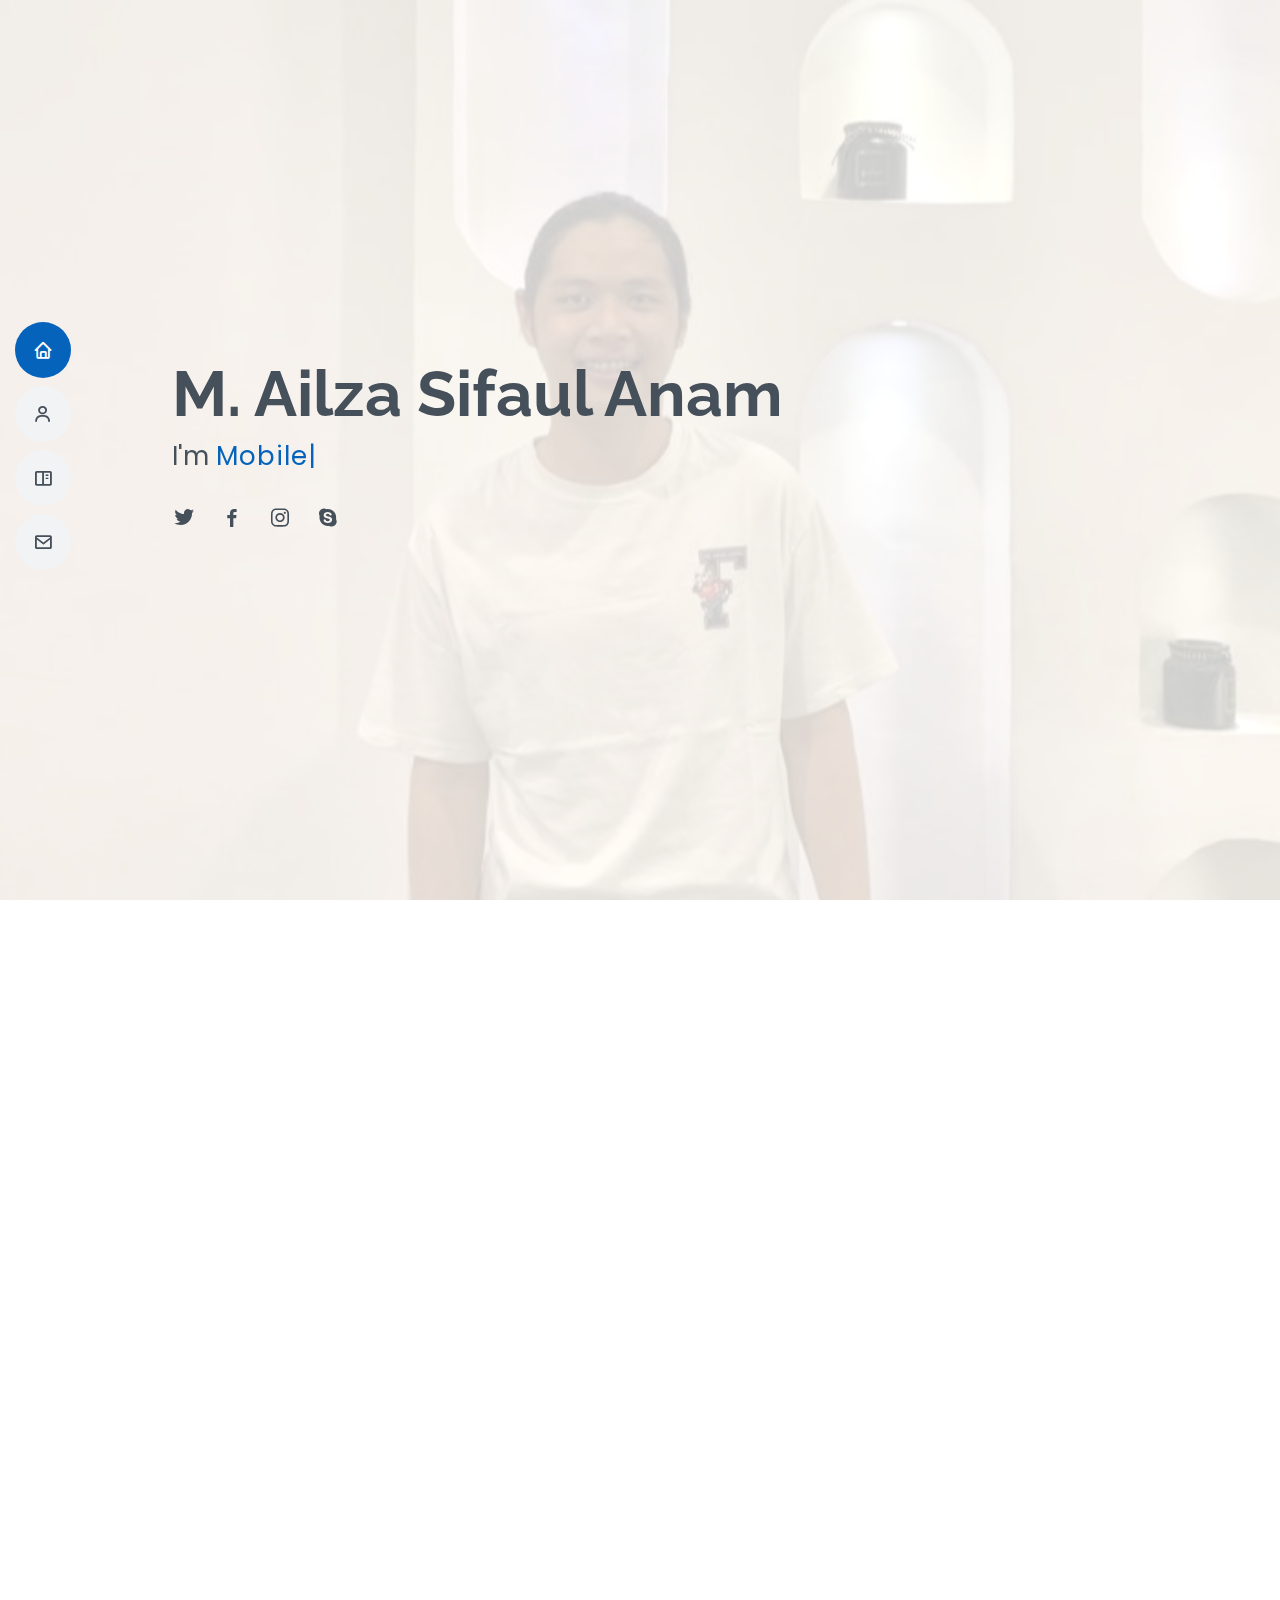
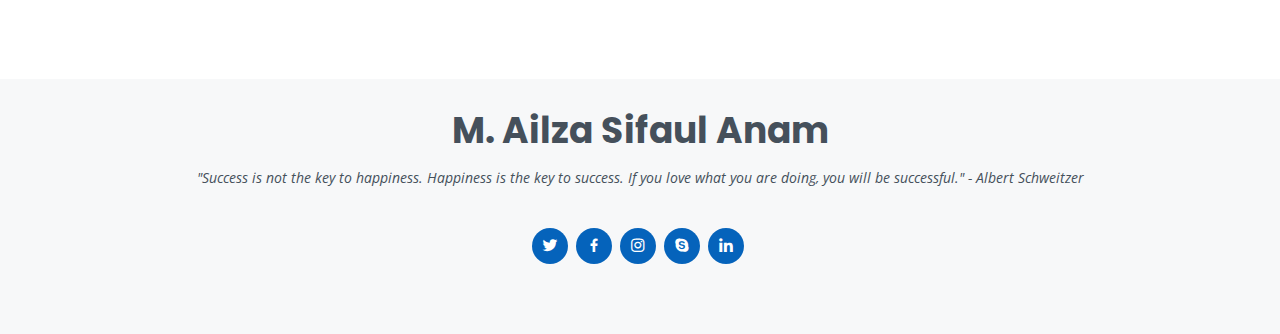
<file: index.html>
<!DOCTYPE html>
<html lang="en">

<head>
  <meta charset="utf-8">
  <meta content="width=device-width, initial-scale=1.0" name="viewport">

  <title>Portofolio Ailza</title>
  <meta content="" name="description">
  <meta content="" name="keywords">

  <!-- Favicons -->
  <link href="assets/img/favicon.png" rel="icon">
  <link href="assets/img/apple-touch-icon.png" rel="apple-touch-icon">

  <!-- Google Fonts -->
  <link href="https://fonts.googleapis.com/css?family=Open+Sans:300,300i,400,400i,600,600i,700,700i|Raleway:300,300i,400,400i,500,500i,600,600i,700,700i|Poppins:300,300i,400,400i,500,500i,600,600i,700,700i" rel="stylesheet">

  <!-- Vendor CSS Files -->
  <link href="assets/vendor/aos/aos.css" rel="stylesheet">
  <link href="assets/vendor/bootstrap/css/bootstrap.min.css" rel="stylesheet">
  <link href="assets/vendor/bootstrap-icons/bootstrap-icons.css" rel="stylesheet">
  <link href="assets/vendor/boxicons/css/boxicons.min.css" rel="stylesheet">
  <link href="assets/vendor/glightbox/css/glightbox.min.css" rel="stylesheet">
  <link href="assets/vendor/swiper/swiper-bundle.min.css" rel="stylesheet">

  <!-- Template Main CSS File -->
  <link href="assets/css/style.css" rel="stylesheet">

  <!-- =======================================================
  * Template Name: MyResume
  * Updated: Nov 17 2023 with Bootstrap v5.3.2
  * Template URL: https://bootstrapmade.com/free-html-bootstrap-template-my-resume/
  * Author: BootstrapMade.com
  * License: https://bootstrapmade.com/license/
  ======================================================== -->
</head>

<body>

  <!-- ======= Mobile nav toggle button ======= -->
  <!-- <button type="button" class="mobile-nav-toggle d-xl-none"><i class="bi bi-list mobile-nav-toggle"></i></button> -->
  <i class="bi bi-list mobile-nav-toggle d-lg-none"></i>
  <!-- ======= Header ======= -->
  <header id="header" class="d-flex flex-column justify-content-center">

    <nav id="navbar" class="navbar nav-menu">
      <ul>
        <li><a href="#hero" class="nav-link scrollto active"><i class="bx bx-home"></i> <span>Home</span></a></li>
        <li><a href="#about" class="nav-link scrollto"><i class="bx bx-user"></i> <span>About</span></a></li>
        <li><a href="#portfolio" class="nav-link scrollto"><i class="bx bx-book-content"></i> <span>Portfolio</span></a></li>
        <li><a href="#contact" class="nav-link scrollto"><i class="bx bx-envelope"></i> <span>Contact</span></a></li>
      </ul>
    </nav><!-- .nav-menu -->

  </header><!-- End Header -->

  <!-- ======= Hero Section ======= -->
  <section id="hero" class="d-flex flex-column justify-content-center">
    <div class="container" data-aos="zoom-in" data-aos-delay="100">
      <h1>M. Ailza Sifaul Anam</h1>
      <p>I'm <span class="typed" data-typed-items="Mobile Developer, Web Developer"></span></p>
      <div class="social-links">
        <a href="#" class="twitter"><i class="bx bxl-twitter"></i></a>
        <a href="#" class="facebook"><i class="bx bxl-facebook"></i></a>
        <a href="#" class="instagram"><i class="bx bxl-instagram"></i></a>
        <a href="#" class="google-plus"><i class="bx bxl-skype"></i></a>
        <a href="#" class="linkedin"><i class="https://www.linkedin.com/in/ailzasifaul/"></i></a>
      </div>
    </div>
  </section><!-- End Hero -->

  <main id="main">

    <!-- ======= About Section ======= -->
    <section id="about" class="about">
      <div class="container" data-aos="fade-up">

        <div class="section-title">
          <h2>About</h2>
          <p>I am a fifth-semester Information Systems student at the University of National Development Veteran East Java, deeply passionate about IT. Actively engaged in the Bangkit Academy 2023 Batch 2 Independent Study Program, specializing in Mobile Development in collaboration with Google, Tokopedia, Gojek, & Traveloka.

          </p>
        </div>

        <div class="row">
          <div class="col-lg-4">
            <img src="assets/img/foto formal bg putih.png" class="img-fluid" alt="">
          </div>
          <div class="col-lg-8 pt-4 pt-lg-0 content">
            <h3>Mobile Developer &amp; Web Developer.</h3>
            <p class="fst-italic">
              My academic journey has equipped me with robust technical skills. Proficient in Java for developing user-friendly desktop and web applications. Well-versed in MySQL for managing relational databases and adept at designing and implementing software architecture. My current focus is on mobile development, particularly with Kotlin.
            </p>
            <div class="row">
              <div class="col-lg-6">
                <ul>
                  <li><i class="bi bi-chevron-right"></i> <strong>Birthday:</strong> <span>2 Maret 2003</span></li>
                  <li><i class="bi bi-chevron-right"></i> <strong>Website:</strong> <span>www.example.com</span></li>
                  <li><i class="bi bi-chevron-right"></i> <strong>Phone:</strong> <span>+6285784760529</span></li>
                  <li><i class="bi bi-chevron-right"></i> <strong>City:</strong> <span>Kediri, Jawa Timur</span></li>
                </ul>
              </div>
              <div class="col-lg-6">
                <ul>
                  <li><i class="bi bi-chevron-right"></i> <strong>Age:</strong> <span>20</span></li>
                  <li><i class="bi bi-chevron-right"></i> <strong>Email:</strong> <span>sifaul85@gmail.com</span></li>
                </ul>
              </div>
            </div>
          </div>
        </div>

      </div>
    </section><!-- End About Section -->

    <!-- ======= Skills Section ======= -->
    <section id="skills" class="skills section-bg">
      <div class="container" data-aos="fade-up">

        <div class="section-title">
          <h2>Skills</h2>
          <p>I am skilled in HTML, PHP, SQL, Java, and Kotlin. Proficient in HTML for creating responsive web layouts, I excel in PHP for server-side programming, web form management, and data processing. My SQL expertise lies in designing and optimizing databases. In Java and Kotlin, I contribute to developing robust applications.</p>
        </div>

        <div class="row skills-content">

          <div class="col-lg-6">

            <div class="progress">
              <span class="skill">HTML <i class="val">80%</i></span>
              <div class="progress-bar-wrap">
                <div class="progress-bar" role="progressbar" aria-valuenow="80" aria-valuemin="0" aria-valuemax="100"></div>
              </div>
            </div>

            <div class="progress">
              <span class="skill">PHP <i class="val">60%</i></span>
              <div class="progress-bar-wrap">
                <div class="progress-bar" role="progressbar" aria-valuenow="60" aria-valuemin="0" aria-valuemax="100"></div>
              </div>
            </div>

            <div class="progress">
              <span class="skill">SQL <i class="val">70%</i></span>
              <div class="progress-bar-wrap">
                <div class="progress-bar" role="progressbar" aria-valuenow="70" aria-valuemin="0" aria-valuemax="100"></div>
              </div>
            </div>

          </div>

          <div class="col-lg-6">

            <div class="progress">
              <span class="skill">Java <i class="val">65%</i></span>
              <div class="progress-bar-wrap">
                <div class="progress-bar" role="progressbar" aria-valuenow="65" aria-valuemin="0" aria-valuemax="100"></div>
              </div>
            </div>

            <div class="progress">
              <span class="skill">Kotlin <i class="val">80%</i></span>
              <div class="progress-bar-wrap">
                <div class="progress-bar" role="progressbar" aria-valuenow="80" aria-valuemin="0" aria-valuemax="100"></div>
              </div>
            </div>

          </div>

        </div>

      </div>
    </section><!-- End Skills Section -->

    <!-- ======= Portfolio Section ======= -->
    <section id="portfolio" class="portfolio section-bg">
      <div class="container" data-aos="fade-up">

        <div class="section-title">
          <h2>Portfolio</h2>
          <p>This portfolio serves as a testament to my journey, showcasing the depth and diversity of my skills and experiences. Welcome to a curated collection that reflects my professional endeavors, achievements, and ongoing commitment to excellence. Explore the narrative of my career and the projects that define my passion for impactful work.</p>
        </div>

        <div class="row">
          <div class="col-lg-12 d-flex justify-content-center" data-aos="fade-up" data-aos-delay="100">
            <ul id="portfolio-flters">
              <li data-filter="*" class="filter-active">All</li>
              <li data-filter=".filter-app">App</li>
              <li data-filter=".filter-card">UI</li>
              <li data-filter=".filter-web">Web</li>
            </ul>
          </div>
        </div>

        <div class="row portfolio-container" data-aos="fade-up" data-aos-delay="200">

          <div class="col-lg-4 col-md-6 portfolio-item filter-app">
            <div class="portfolio-wrap">
              <img src="assets/img/portfolio/jetpack compose .png" class="img-fluid" alt="">
              <div class="portfolio-info">
                <h4>App 1</h4>
                <p>App</p>
                <div class="portfolio-links">
                  <a href="assets/img/portfolio/jetpack compose 2.png" data-gallery="portfolioGallery" class="portfolio-lightbox" title="App 1"><i class="bx bx-plus"></i></a>
                  <a href="portfolio-details app 1.html" class="portfolio-details-lightbox" data-glightbox="type: external" title="Portfolio Details"><i class="bx bx-link"></i></a>
                </div>
              </div>
            </div>
          </div>

          <div class="col-lg-4 col-md-6 portfolio-item filter-web">
            <div class="portfolio-wrap">
              <img src="assets/img/portfolio/nasi bakar medureh 2.png" class="img-fluid" alt="">
              <div class="portfolio-info">
                <h4>Web 1</h4>
                <p>Web</p>
                <div class="portfolio-links">
                  <a href="assets/img/portfolio/nasi bakar medureh.png" data-gallery="portfolioGallery" class="portfolio-lightbox" title="Web 3"><i class="bx bx-plus"></i></a>
                  <a href="portfolio-details web .html" class="portfolio-details-lightbox" data-glightbox="type: external" title="Portfolio Details"><i class="bx bx-link"></i></a>
                </div>
              </div>
            </div>
          </div>

          <div class="col-lg-4 col-md-6 portfolio-item filter-app">
            <div class="portfolio-wrap">
              <img src="assets/img/portfolio/story app.png" class="img-fluid" alt="">
              <div class="portfolio-info">
                <h4>App 2</h4>
                <p>App</p>
                <div class="portfolio-links">
                  <a href="assets/img/portfolio/story app 2.png" data-gallery="portfolioGallery" class="portfolio-lightbox" title="App 2"><i class="bx bx-plus"></i></a>
                  <a href="portfolio-details app 2.html" class="portfolio-details-lightbox" data-glightbox="type: external" title="Portfolio Details"><i class="bx bx-link"></i></a>
                </div>
              </div>
            </div>
          </div>

          <div class="col-lg-4 col-md-6 portfolio-item filter-card">
            <div class="portfolio-wrap">
              <img src="assets/img/portfolio/ui .png" class="img-fluid" alt="">
              <div class="portfolio-info">
                <h4>UI 1</h4>
                <p>UI</p>
                <div class="portfolio-links">
                  <a href="assets/img/portfolio/ui 2.png" data-gallery="portfolioGallery" class="portfolio-lightbox" title="Card 1"><i class="bx bx-plus"></i></a>
                  <a href="portfolio-details ui.html" class="portfolio-details-lightbox" data-glightbox="type: external" title="Portfolio Details"><i class="bx bx-link"></i></a>
                </div>
              </div>
            </div>
          </div>

        </div>

      </div>
    </section><!-- End Portfolio Section -->

    <!-- ======= Contact Section ======= -->
    <section id="contact" class="contact">
      <div class="container" data-aos="fade-up">

        <div class="section-title">
          <h2>Contact</h2>
        </div>

        <div class="row mt-1">

          <div class="col-lg-4">
            <div class="info">
              <div class="address">
                <i class="bi bi-geo-alt"></i>
                <h4>Location:</h4>
                <p>Kediri, Jawa Timur</p>
              </div>

              <div class="email">
                <i class="bi bi-envelope"></i>
                <h4>Email:</h4>
                <p>sifaul85@gmail.com</p>
              </div>

              <div class="phone">
                <i class="bi bi-phone"></i>
                <h4>Call:</h4>
                <p>+6285784760529</p>
              </div>

            </div>

          </div>

          <div class="col-lg-8 mt-5 mt-lg-0">

          </div>

        </div>

      </div>
    </section><!-- End Contact Section -->

  </main><!-- End #main -->

  <!-- ======= Footer ======= -->
  <footer id="footer">
    <div class="container">
      <h3>M. Ailza Sifaul Anam</h3>
      <p>"Success is not the key to happiness. Happiness is the key to success. If you love what you are doing, you will be successful." - Albert Schweitzer</p>
      <div class="social-links">
        <a href="#" class="twitter"><i class="bx bxl-twitter"></i></a>
        <a href="#" class="facebook"><i class="bx bxl-facebook"></i></a>
        <a href="#" class="instagram"><i class="bx bxl-instagram"></i></a>
        <a href="#" class="google-plus"><i class="bx bxl-skype"></i></a>
        <a href="#" class="linkedin"><i class="bx bxl-linkedin"></i></a>
    </div>
  </footer><!-- End Footer -->

  <div id="preloader"></div>
  <a href="#" class="back-to-top d-flex align-items-center justify-content-center"><i class="bi bi-arrow-up-short"></i></a>

  <!-- Vendor JS Files -->
  <script src="assets/vendor/purecounter/purecounter_vanilla.js"></script>
  <script src="assets/vendor/aos/aos.js"></script>
  <script src="assets/vendor/bootstrap/js/bootstrap.bundle.min.js"></script>
  <script src="assets/vendor/glightbox/js/glightbox.min.js"></script>
  <script src="assets/vendor/isotope-layout/isotope.pkgd.min.js"></script>
  <script src="assets/vendor/swiper/swiper-bundle.min.js"></script>
  <script src="assets/vendor/typed.js/typed.umd.js"></script>
  <script src="assets/vendor/waypoints/noframework.waypoints.js"></script>
  <script src="assets/vendor/php-email-form/validate.js"></script>

  <!-- Template Main JS File -->
  <script src="assets/js/main.js"></script>

</body>

</html>
</file>
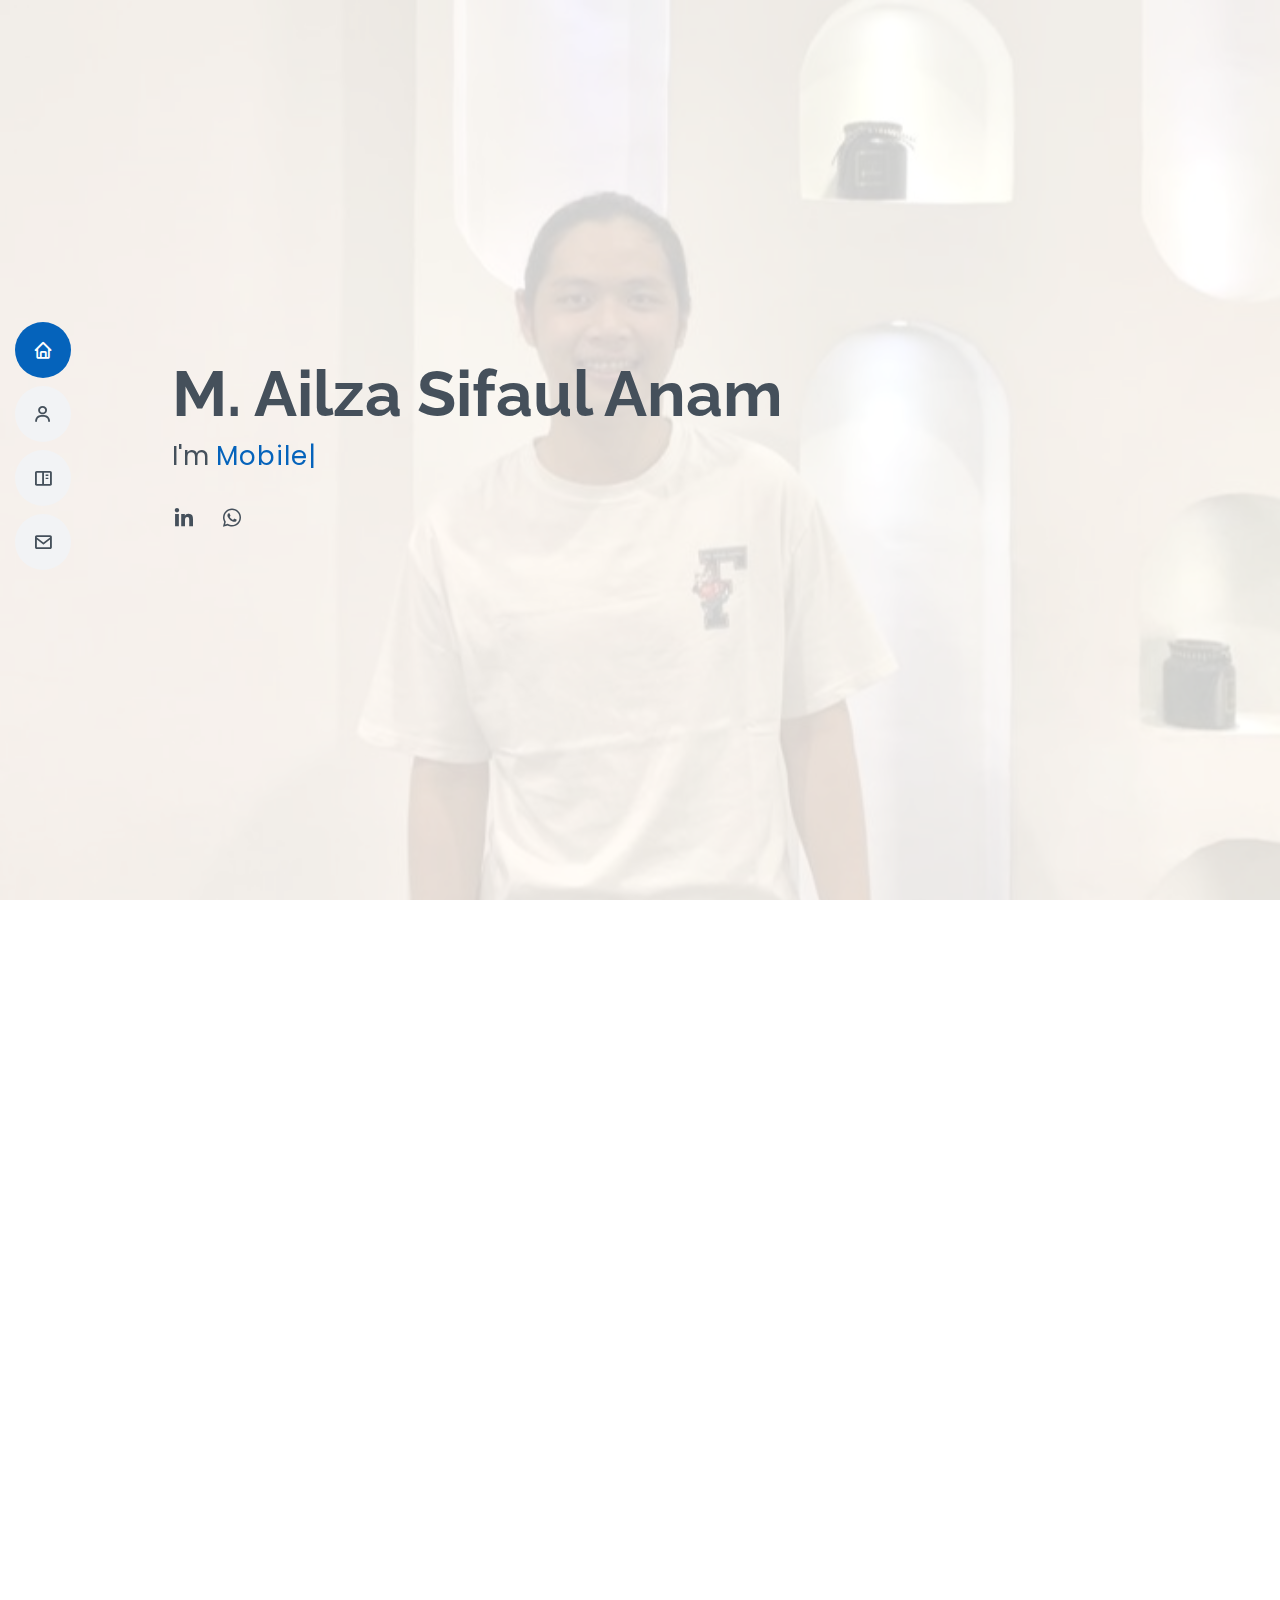
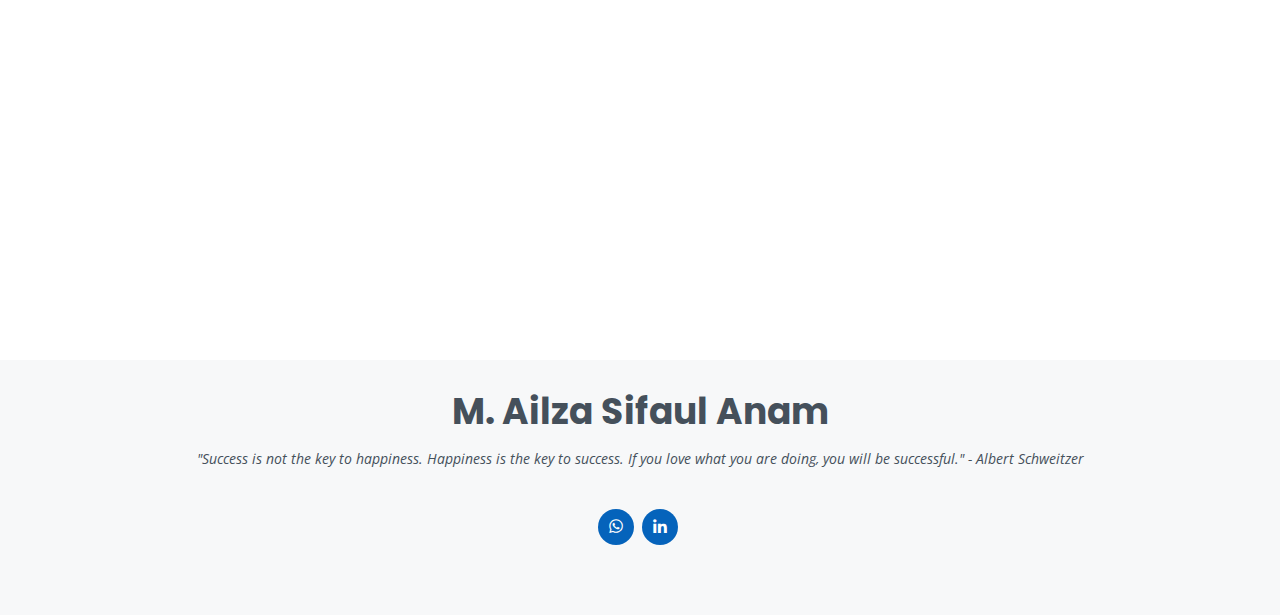
<file: MyResume/index.html>
<!DOCTYPE html>
<html lang="en">

<head>
  <meta charset="utf-8">
  <meta content="width=device-width, initial-scale=1.0" name="viewport">

  <title>Portofolio Ailza</title>
  <meta content="" name="description">
  <meta content="" name="keywords">

  <!-- Favicons -->
  <link href="assets/img/favicon.png" rel="icon">
  <link href="assets/img/apple-touch-icon.png" rel="apple-touch-icon">

  <!-- Google Fonts -->
  <link href="https://fonts.googleapis.com/css?family=Open+Sans:300,300i,400,400i,600,600i,700,700i|Raleway:300,300i,400,400i,500,500i,600,600i,700,700i|Poppins:300,300i,400,400i,500,500i,600,600i,700,700i" rel="stylesheet">

  <!-- Vendor CSS Files -->
  <link href="assets/vendor/aos/aos.css" rel="stylesheet">
  <link href="assets/vendor/bootstrap/css/bootstrap.min.css" rel="stylesheet">
  <link href="assets/vendor/bootstrap-icons/bootstrap-icons.css" rel="stylesheet">
  <link href="assets/vendor/boxicons/css/boxicons.min.css" rel="stylesheet">
  <link href="assets/vendor/glightbox/css/glightbox.min.css" rel="stylesheet">
  <link href="assets/vendor/swiper/swiper-bundle.min.css" rel="stylesheet">

  <!-- Template Main CSS File -->
  <link href="assets/css/style.css" rel="stylesheet">

  <!-- =======================================================
  * Template Name: MyResume
  * Updated: Nov 17 2023 with Bootstrap v5.3.2
  * Template URL: https://bootstrapmade.com/free-html-bootstrap-template-my-resume/
  * Author: BootstrapMade.com
  * License: https://bootstrapmade.com/license/
  ======================================================== -->
</head>

<body>

  <!-- ======= Mobile nav toggle button ======= -->
  <!-- <button type="button" class="mobile-nav-toggle d-xl-none"><i class="bi bi-list mobile-nav-toggle"></i></button> -->
  <i class="bi bi-list mobile-nav-toggle d-lg-none"></i>
  <!-- ======= Header ======= -->
  <header id="header" class="d-flex flex-column justify-content-center">

    <nav id="navbar" class="navbar nav-menu">
      <ul>
        <li><a href="#hero" class="nav-link scrollto active"><i class="bx bx-home"></i> <span>Home</span></a></li>
        <li><a href="#about" class="nav-link scrollto"><i class="bx bx-user"></i> <span>About</span></a></li>
        <li><a href="#portfolio" class="nav-link scrollto"><i class="bx bx-book-content"></i> <span>Portfolio</span></a></li>
        <li><a href="#contact" class="nav-link scrollto"><i class="bx bx-envelope"></i> <span>Contact</span></a></li>
      </ul>
    </nav><!-- .nav-menu -->

  </header><!-- End Header -->

  <!-- ======= Hero Section ======= -->
  <section id="hero" class="d-flex flex-column justify-content-center">
    <div class="container" data-aos="zoom-in" data-aos-delay="100">
      <h1>M. Ailza Sifaul Anam</h1>
      <p>I'm <span class="typed" data-typed-items="Mobile Developer, Web Developer"></span></p>
      <div class="social-links">
        <a href="https://www.linkedin.com/in/ailzasifaul" class="linkedin"><i class="bx bxl-linkedin"></i></a>
        <a href="https://wa.me/6285784760529" class="whatsapp"><i class="bx bxl-whatsapp"></i></a>
      </div>
    </div>
  </section><!-- End Hero -->

  <main id="main">

    <!-- ======= About Section ======= -->
    <section id="about" class="about">
      <div class="container" data-aos="fade-up">

        <div class="section-title">
          <h2>About</h2>
          <p>Bachelor of Information Systems from Universitas Pembangunan Nasional Veteran Jawa Timur with a strong interest in Web Development and Mobile Development. Passionate about leveraging technology to build impactful and user-centric digital solutions. I have a strong enthusiasm for continuous learning and exploring emerging trends in the field of information technology. Eager to embrace new challenges and contribute meaningfully to team and organizational growth in dynamic, fast-paced environments.

          </p>
        </div>

        <div class="row">
          <div class="col-lg-4">
            <img src="assets/img/foto formal bg putih.png" class="img-fluid" alt="">
          </div>
          <div class="col-lg-8 pt-4 pt-lg-0 content">
            <h3>Mobile Developer &amp; Web Developer.</h3>
            <p class="fst-italic">
            My academic background has equipped me with strong technical skills in both web and Android development. I am proficient in Kotlin for building Android applications, and experienced in using Java, PHP and JavaScript for web-based development. I am also skilled in designing intuitive user interfaces and implementing functional, responsive systems that align with user needs.            </p>
            <div class="row">
              <div class="col-lg-6">
                <ul>
                  <li><i class="bi bi-chevron-right"></i> <strong>Birthday:</strong> <span>2 Maret 2003</span></li>
                  <li><i class="bi bi-chevron-right"></i> <strong>Phone:</strong> <span>085784760529</span></li>
                  <li><i class="bi bi-chevron-right"></i> <strong>City:</strong> <span>Kediri, Jawa Timur</span></li>
                </ul>
              </div>
              <div class="col-lg-6">
                <ul>
                  <li><i class="bi bi-chevron-right"></i> <strong>Age:</strong> <span>22</span></li>
                  <li><i class="bi bi-chevron-right"></i> <strong>Email:</strong> <span>ailzasifaul@gmail.com</span></li>
                </ul>
              </div>
            </div>
          </div>
        </div>

      </div>
    </section><!-- End About Section -->

    <!-- ======= Skills Section ======= -->
    <section id="skills" class="skills section-bg">
      <div class="container" data-aos="fade-up">

        <div class="section-title">
          <h2>Skills</h2>
          <p>I am skilled in PHP, Kotlin, SQL,Java, and JavaScript. I use HTML and CSS to create responsive and user-friendly web layouts, and apply PHP for server-side logic and dynamic web content. My SQL knowledge supports efficient database design and data handling. In Kotlin, I develop Android applications that are functional, intuitive, and aligned with user needs.</p>
        </div>

        <div class="row skills-content">

          <div class="col-lg-6">

            <div class="progress">
              <span class="skill">JavaScript <i class="val">70%</i></span>
              <div class="progress-bar-wrap">
                <div class="progress-bar" role="progressbar" aria-valuenow="80" aria-valuemin="0" aria-valuemax="100"></div>
              </div>
            </div>

            <div class="progress">
              <span class="skill">PHP <i class="val">80%</i></span>
              <div class="progress-bar-wrap">
                <div class="progress-bar" role="progressbar" aria-valuenow="60" aria-valuemin="0" aria-valuemax="100"></div>
              </div>
            </div>

            <div class="progress">
              <span class="skill">SQL <i class="val">70%</i></span>
              <div class="progress-bar-wrap">
                <div class="progress-bar" role="progressbar" aria-valuenow="70" aria-valuemin="0" aria-valuemax="100"></div>
              </div>
            </div>

          </div>

          <div class="col-lg-6">

            <div class="progress">
              <span class="skill">Java <i class="val">80%</i></span>
              <div class="progress-bar-wrap">
                <div class="progress-bar" role="progressbar" aria-valuenow="65" aria-valuemin="0" aria-valuemax="100"></div>
              </div>
            </div>

            <div class="progress">
              <span class="skill">Kotlin <i class="val">80%</i></span>
              <div class="progress-bar-wrap">
                <div class="progress-bar" role="progressbar" aria-valuenow="80" aria-valuemin="0" aria-valuemax="100"></div>
              </div>
            </div>

          </div>

        </div>

      </div>
    </section><!-- End Skills Section -->

    <!-- ======= Portfolio Section ======= -->
    <section id="portfolio" class="portfolio section-bg">
      <div class="container" data-aos="fade-up">

        <div class="section-title">
          <h2>Portfolio</h2>
          <p>This portfolio serves as a testament to my journey, showcasing the depth and diversity of my skills and experiences. Welcome to a curated collection that reflects my professional endeavors, achievements, and ongoing commitment to excellence. Explore the narrative of my career and the projects that define my passion for impactful work.</p>
        </div>

        <div class="row">
          <div class="col-lg-12 d-flex justify-content-center" data-aos="fade-up" data-aos-delay="100">
            <ul id="portfolio-flters">
              <li data-filter="*" class="filter-active">All</li>
              <li data-filter=".filter-app">App</li>
              <li data-filter=".filter-card">UI</li>
              <li data-filter=".filter-web">Web</li>
            </ul>
          </div>
        </div>

            <div class="row portfolio-container" data-aos="fade-up" data-aos-delay="200">

          <div class="col-lg-4 col-md-6 portfolio-item filter-app">
            <div class="portfolio-wrap">
              <img src="assets/img/portfolio/jetpack compose 2.png" class="img-fluid" alt="">
              <div class="portfolio-info">
                <h4>App 1</h4>
                <p>App</p>
                <div class="portfolio-links">
                  <a href="assets/img/portfolio/jetpack compose 2.png" data-gallery="portfolioGallery" class="portfolio-lightbox" title="App 1"><i class="bx bx-plus"></i></a>
                  <a href="portfolio-details app1.html" class="portfolio-details-lightbox" data-glightbox="type: external" title="Portfolio Details"><i class="bx bx-link"></i></a>
                </div>
              </div>
            </div>
          </div>

          <div class="col-lg-4 col-md-6 portfolio-item filter-web">
            <div class="portfolio-wrap">
              <img src="assets/img/portfolio/nasi bakar medureh 2.png" class="img-fluid" alt="">
              <div class="portfolio-info">
                <h4>Web 1</h4>
                <p>Web</p>
                <div class="portfolio-links">
                  <a href="assets/img/portfolio/nasi bakar medureh.png" data-gallery="portfolioGallery" class="portfolio-lightbox" title="Web 3"><i class="bx bx-plus"></i></a>
                  <a href="portfolio-details web1.html" class="portfolio-details-lightbox" data-glightbox="type: external" title="Portfolio Details"><i class="bx bx-link"></i></a>
                </div>
              </div>
            </div>
          </div>

            <div class="col-lg-4 col-md-6 portfolio-item filter-web">
            <div class="portfolio-wrap">
              <img src="assets/img/portfolio/web otak kanan.jpg" class="img-fluid" alt="">
              <div class="portfolio-info">
                <h4>Web 2</h4>
                <p>Web</p>
                <div class="portfolio-links">
                  <a href="assets/img/portfolio/web otak kanan.jpg" data-gallery="portfolioGallery" class="portfolio-lightbox" title="Web 3"><i class="bx bx-plus"></i></a>
                  <a href="portfolio-details web2.html" class="portfolio-details-lightbox" data-glightbox="type: external" title="Portfolio Details"><i class="bx bx-link"></i></a>
                </div>
              </div>
            </div>
          </div>
          

          <div class="col-lg-4 col-md-6 portfolio-item filter-app">
            <div class="portfolio-wrap">
              <img src="assets/img/portfolio/story app 2.png" class="img-fluid" alt="">
              <div class="portfolio-info">
                <h4>App 2</h4>
                <p>App</p>
                <div class="portfolio-links">
                  <a href="assets/img/portfolio/story app 2.png" data-gallery="portfolioGallery" class="portfolio-lightbox" title="App 2"><i class="bx bx-plus"></i></a>
                  <a href="portfolio-details app2.html" class="portfolio-details-lightbox" data-glightbox="type: external" title="Portfolio Details"><i class="bx bx-link"></i></a>
                </div>
              </div>
            </div> 
          </div>

          <div class="col-lg-4 col-md-6 portfolio-item filter-app">
            <div class="portfolio-wrap">
              <img src="assets/img/sampahku.jpg" class="img-fluid" alt="">
              <div class="portfolio-info">
                <h4>App 3</h4>
                <p>App</p>
                <div class="portfolio-links">
                  <a href="assets/img/sampahku.jpg" data-gallery="portfolioGallery" class="portfolio-lightbox" title="App 3"><i class="bx bx-plus"></i></a>
                  <a href="portfolio-details app3.html" class="portfolio-details-lightbox" data-glightbox="type: external" title="Portfolio Details"><i class="bx bx-link"></i></a>
                </div>
              </div>
            </div>
          </div>

          <div class="col-lg-4 col-md-6 portfolio-item filter-card">
            <div class="portfolio-wrap">
              <img src="assets/img/portfolio/ui2.png" class="img-fluid" alt="">
              <div class="portfolio-info">
                <h4>UI 1</h4>
                <p>UI</p>
                <div class="portfolio-links">
                  <a href="assets/img/portfolio/ui2.png" data-gallery="portfolioGallery" class="portfolio-lightbox" title="Card 1"><i class="bx bx-plus"></i></a>
                  <a href="portfolio-details ui.html" class="portfolio-details-lightbox" data-glightbox="type: external" title="Portfolio Details"><i class="bx bx-link"></i></a>
                </div>
              </div>
            </div>
          </div>

          <div class="col-lg-4 col-md-6 portfolio-item filter-card">
            <div class="portfolio-wrap">
              <img src="assets/img/portfolio/wisatanusantara2.jpg" class="img-fluid" alt="">
              <div class="portfolio-info">
                <h4>UI 2</h4>
                <p>UI</p>
                <div class="portfolio-links">
                  <a href="assets/img/portfolio/wisatanusantara2.jpg" data-gallery="portfolioGallery" class="portfolio-lightbox" title="Card 1"><i class="bx bx-plus"></i></a>
                  <a href="portfolio-details ui2.html" class="portfolio-details-lightbox" data-glightbox="type: external" title="Portfolio Details"><i class="bx bx-link"></i></a>
                </div>
              </div>
            </div>
          </div>
        </div>

      </div>
    </section><!-- End Portfolio Section -->

    <!-- ======= Contact Section ======= -->
    <section id="contact" class="contact">
      <div class="container" data-aos="fade-up">

        <div class="section-title">
          <h2>Contact</h2>
        </div>

        <div class="row mt-1">

          <div class="col-lg-4">
            <div class="info">
              <div class="address">
                <i class="bi bi-geo-alt"></i>
                <h4>Location:</h4>
                <p>Kediri, Jawa Timur</p>
              </div>

              <div class="email">
                <i class="bi bi-envelope"></i>
                <h4>Email:</h4>
                <p>ailzasifaul@gmail.com</p>
              </div>

              <div class="phone">
                <i class="bi bi-phone"></i>
                <h4>Call:</h4>
                <p>085784760529</p>
              </div>

            </div>

          </div>

          <div class="col-lg-8 mt-5 mt-lg-0">

          </div>

        </div>

      </div>
    </section><!-- End Contact Section -->

  </main><!-- End #main -->

  <!-- ======= Footer ======= -->
  <footer id="footer">
    <div class="container">
      <h3>M. Ailza Sifaul Anam</h3>
      <p>"Success is not the key to happiness. Happiness is the key to success. If you love what you are doing, you will be successful." - Albert Schweitzer</p>
      <div class="social-links">
        <a href="https://wa.me/6285784760529" class="whatsapp"><i class="bx bxl-whatsapp"></i></a>
        <a href="https://www.linkedin.com/in/ailzasifaul" class="linkedin"><i class="bx bxl-linkedin"></i></a>
    </div>
  </footer><!-- End Footer -->

  <div id="preloader"></div>
  <a href="#" class="back-to-top d-flex align-items-center justify-content-center"><i class="bi bi-arrow-up-short"></i></a>

  <!-- Vendor JS Files -->
  <script src="assets/vendor/purecounter/purecounter_vanilla.js"></script>
  <script src="assets/vendor/aos/aos.js"></script>
  <script src="assets/vendor/bootstrap/js/bootstrap.bundle.min.js"></script>
  <script src="assets/vendor/glightbox/js/glightbox.min.js"></script>
  <script src="assets/vendor/isotope-layout/isotope.pkgd.min.js"></script>
  <script src="assets/vendor/swiper/swiper-bundle.min.js"></script>
  <script src="assets/vendor/typed.js/typed.umd.js"></script>
  <script src="assets/vendor/waypoints/noframework.waypoints.js"></script>
  <script src="assets/vendor/php-email-form/validate.js"></script>

  <!-- Template Main JS File -->
  <script src="assets/js/main.js"></script>

</body>

</html>
</file>
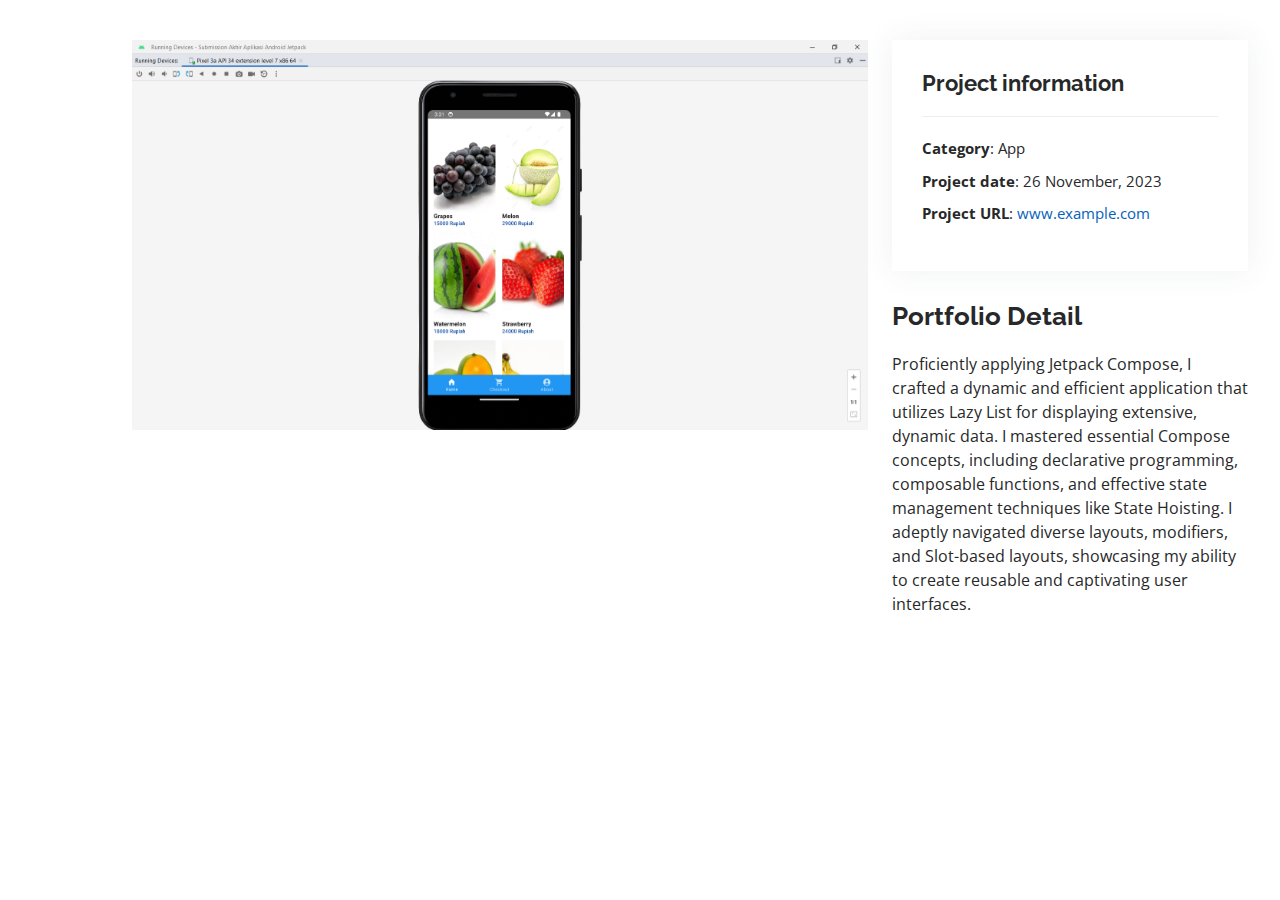
<file: portfolio-details app 1.html>
<!DOCTYPE html>
<html lang="en">

<head>
  <meta charset="utf-8">
  <meta content="width=device-width, initial-scale=1.0" name="viewport">

  <title>Portfolio Details - Personal Bootstrap Template</title>
  <meta content="" name="description">
  <meta content="" name="keywords">

  <!-- Favicons -->
  <link href="assets/img/favicon.png" rel="icon">
  <link href="assets/img/apple-touch-icon.png" rel="apple-touch-icon">

  <!-- Google Fonts -->
  <link href="https://fonts.googleapis.com/css?family=Open+Sans:300,300i,400,400i,600,600i,700,700i|Raleway:300,300i,400,400i,500,500i,600,600i,700,700i|Poppins:300,300i,400,400i,500,500i,600,600i,700,700i" rel="stylesheet">

  <!-- Vendor CSS Files -->
  <link href="assets/vendor/aos/aos.css" rel="stylesheet">
  <link href="assets/vendor/bootstrap/css/bootstrap.min.css" rel="stylesheet">
  <link href="assets/vendor/bootstrap-icons/bootstrap-icons.css" rel="stylesheet">
  <link href="assets/vendor/boxicons/css/boxicons.min.css" rel="stylesheet">
  <link href="assets/vendor/glightbox/css/glightbox.min.css" rel="stylesheet">
  <link href="assets/vendor/swiper/swiper-bundle.min.css" rel="stylesheet">

  <!-- Template Main CSS File -->
  <link href="assets/css/style.css" rel="stylesheet">

  <!-- =======================================================
  * Template Name: MyResume
  * Updated: Nov 17 2023 with Bootstrap v5.3.2
  * Template URL: https://bootstrapmade.com/free-html-bootstrap-template-my-resume/
  * Author: BootstrapMade.com
  * License: https://bootstrapmade.com/license/
  ======================================================== -->
</head>

<body>

  <main id="main">

    <!-- ======= Portfolio Details Section ======= -->
    <section id="portfolio-details" class="portfolio-details">
      <div class="container">

        <div class="row gy-4">

          <div class="col-lg-8">
            <div class="portfolio-details-slider swiper">
              <div class="swiper-wrapper align-items-center">

                <div class="swiper-slide">
                  <img src="assets/img/portfolio/jetpack compose 2.png" alt="">
                </div>
              </div>
              <div class="swiper-pagination"></div>
            </div>
          </div>

          <div class="col-lg-4">
            <div class="portfolio-info">
              <h3>Project information</h3>
              <ul>
                <li><strong>Category</strong>: App </li>
                <li><strong>Project date</strong>: 26 November, 2023</li>
                <li><strong>Project URL</strong>: <a href="#">www.example.com</a></li>
              </ul>
            </div>
            <div class="portfolio-description">
              <h2>Portfolio Detail</h2>
              <p>
                Proficiently applying Jetpack Compose, I crafted a dynamic and efficient application that utilizes Lazy List for displaying extensive, dynamic data. I mastered essential Compose concepts, including declarative programming, composable functions, and effective state management techniques like State Hoisting. I adeptly navigated diverse layouts, modifiers, and Slot-based layouts, showcasing my ability to create reusable and captivating user interfaces. 
              </p>
            </div>
          </div>

        </div>
      </div>
    </section><!-- End Portfolio Details Section -->

  </main><!-- End #main -->

  <div id="preloader"></div>
  <a href="#" class="back-to-top d-flex align-items-center justify-content-center"><i class="bi bi-arrow-up-short"></i></a>

  <!-- Vendor JS Files -->
  <script src="assets/vendor/purecounter/purecounter_vanilla.js"></script>
  <script src="assets/vendor/aos/aos.js"></script>
  <script src="assets/vendor/bootstrap/js/bootstrap.bundle.min.js"></script>
  <script src="assets/vendor/glightbox/js/glightbox.min.js"></script>
  <script src="assets/vendor/isotope-layout/isotope.pkgd.min.js"></script>
  <script src="assets/vendor/swiper/swiper-bundle.min.js"></script>
  <script src="assets/vendor/typed.js/typed.umd.js"></script>
  <script src="assets/vendor/waypoints/noframework.waypoints.js"></script>
  <script src="assets/vendor/php-email-form/validate.js"></script>

  <!-- Template Main JS File -->
  <script src="assets/js/main.js"></script>

</body>

</html>
</file>
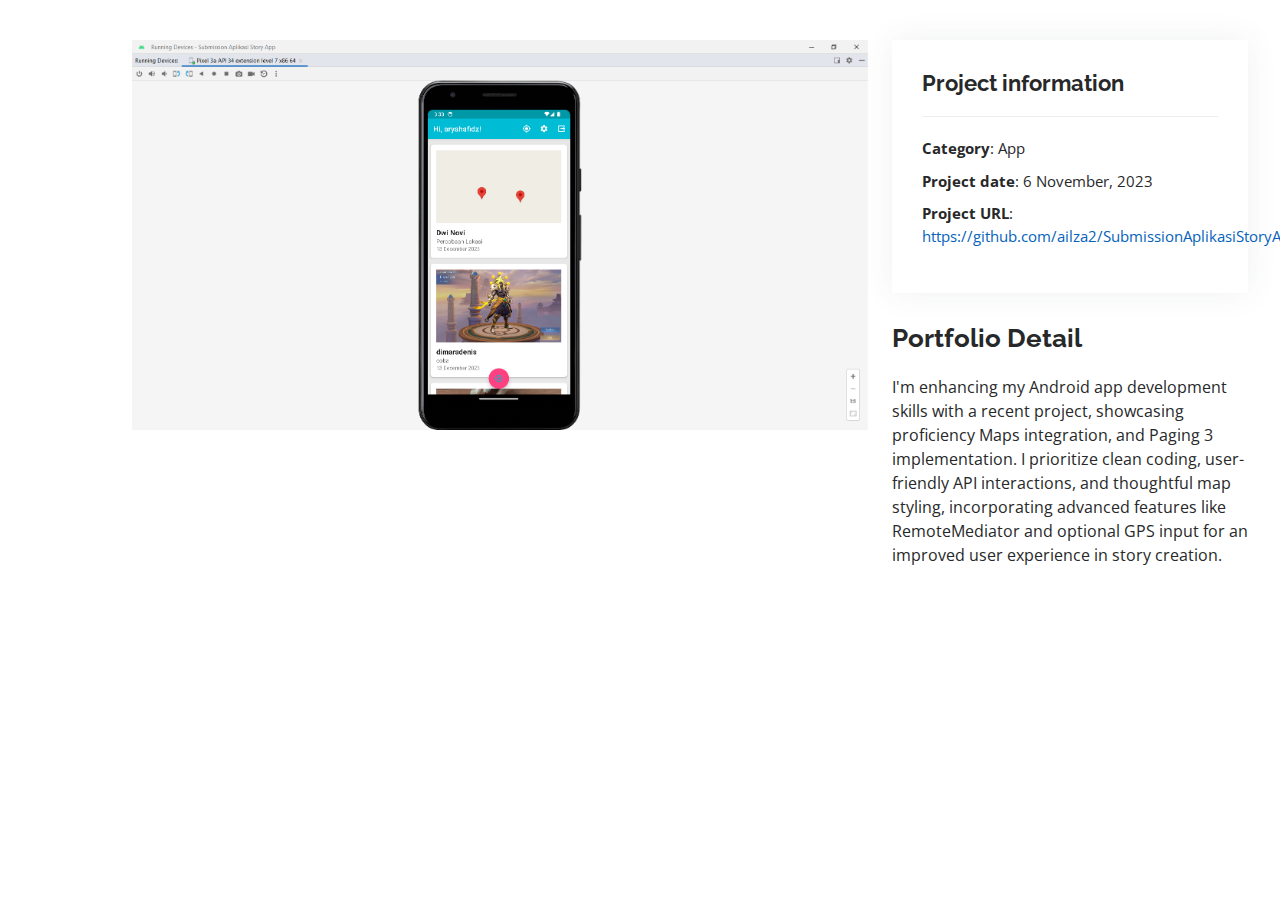
<file: portfolio-details app 2.html>
<!DOCTYPE html>
<html lang="en">

<head>
  <meta charset="utf-8">
  <meta content="width=device-width, initial-scale=1.0" name="viewport">

  <title>Portfolio Details - Personal Bootstrap Template</title>
  <meta content="" name="description">
  <meta content="" name="keywords">

  <!-- Favicons -->
  <link href="assets/img/favicon.png" rel="icon">
  <link href="assets/img/apple-touch-icon.png" rel="apple-touch-icon">

  <!-- Google Fonts -->
  <link href="https://fonts.googleapis.com/css?family=Open+Sans:300,300i,400,400i,600,600i,700,700i|Raleway:300,300i,400,400i,500,500i,600,600i,700,700i|Poppins:300,300i,400,400i,500,500i,600,600i,700,700i" rel="stylesheet">

  <!-- Vendor CSS Files -->
  <link href="assets/vendor/aos/aos.css" rel="stylesheet">
  <link href="assets/vendor/bootstrap/css/bootstrap.min.css" rel="stylesheet">
  <link href="assets/vendor/bootstrap-icons/bootstrap-icons.css" rel="stylesheet">
  <link href="assets/vendor/boxicons/css/boxicons.min.css" rel="stylesheet">
  <link href="assets/vendor/glightbox/css/glightbox.min.css" rel="stylesheet">
  <link href="assets/vendor/swiper/swiper-bundle.min.css" rel="stylesheet">

  <!-- Template Main CSS File -->
  <link href="assets/css/style.css" rel="stylesheet">

  <!-- =======================================================
  * Template Name: MyResume
  * Updated: Nov 17 2023 with Bootstrap v5.3.2
  * Template URL: https://bootstrapmade.com/free-html-bootstrap-template-my-resume/
  * Author: BootstrapMade.com
  * License: https://bootstrapmade.com/license/
  ======================================================== -->
</head>

<body>

  <main id="main">

    <!-- ======= Portfolio Details Section ======= -->
    <section id="portfolio-details" class="portfolio-details">
      <div class="container">

        <div class="row gy-4">

          <div class="col-lg-8">
            <div class="portfolio-details-slider swiper">
              <div class="swiper-wrapper align-items-center">

                <div class="swiper-slide">
                  <img src="assets/img/portfolio/story app 2.png" alt="">
                </div>
              </div>
              <div class="swiper-pagination"></div>
            </div>
          </div>

          <div class="col-lg-4">
            <div class="portfolio-info">
              <h3>Project information</h3>
              <ul>
                <li><strong>Category</strong>: App</li>
                <li><strong>Project date</strong>: 6 November, 2023</li>
                <li><strong>Project URL</strong>: <a href="#">https://github.com/ailza2/SubmissionAplikasiStoryApp</a></li>
              </ul>
            </div>
            <div class="portfolio-description">
              <h2>Portfolio Detail</h2>
              <p>
                I'm enhancing my Android app development skills with a recent project, showcasing proficiency Maps integration, and Paging 3 implementation. I prioritize clean coding, user-friendly API interactions, and thoughtful map styling, incorporating advanced features like RemoteMediator and optional GPS input for an improved user experience in story creation.
              </p>
            </div>
          </div>

        </div>
      </div>
    </section><!-- End Portfolio Details Section -->

  </main><!-- End #main -->

  <div id="preloader"></div>
  <a href="#" class="back-to-top d-flex align-items-center justify-content-center"><i class="bi bi-arrow-up-short"></i></a>

  <!-- Vendor JS Files -->
  <script src="assets/vendor/purecounter/purecounter_vanilla.js"></script>
  <script src="assets/vendor/aos/aos.js"></script>
  <script src="assets/vendor/bootstrap/js/bootstrap.bundle.min.js"></script>
  <script src="assets/vendor/glightbox/js/glightbox.min.js"></script>
  <script src="assets/vendor/isotope-layout/isotope.pkgd.min.js"></script>
  <script src="assets/vendor/swiper/swiper-bundle.min.js"></script>
  <script src="assets/vendor/typed.js/typed.umd.js"></script>
  <script src="assets/vendor/waypoints/noframework.waypoints.js"></script>
  <script src="assets/vendor/php-email-form/validate.js"></script>

  <!-- Template Main JS File -->
  <script src="assets/js/main.js"></script>

</body>

</html>
</file>
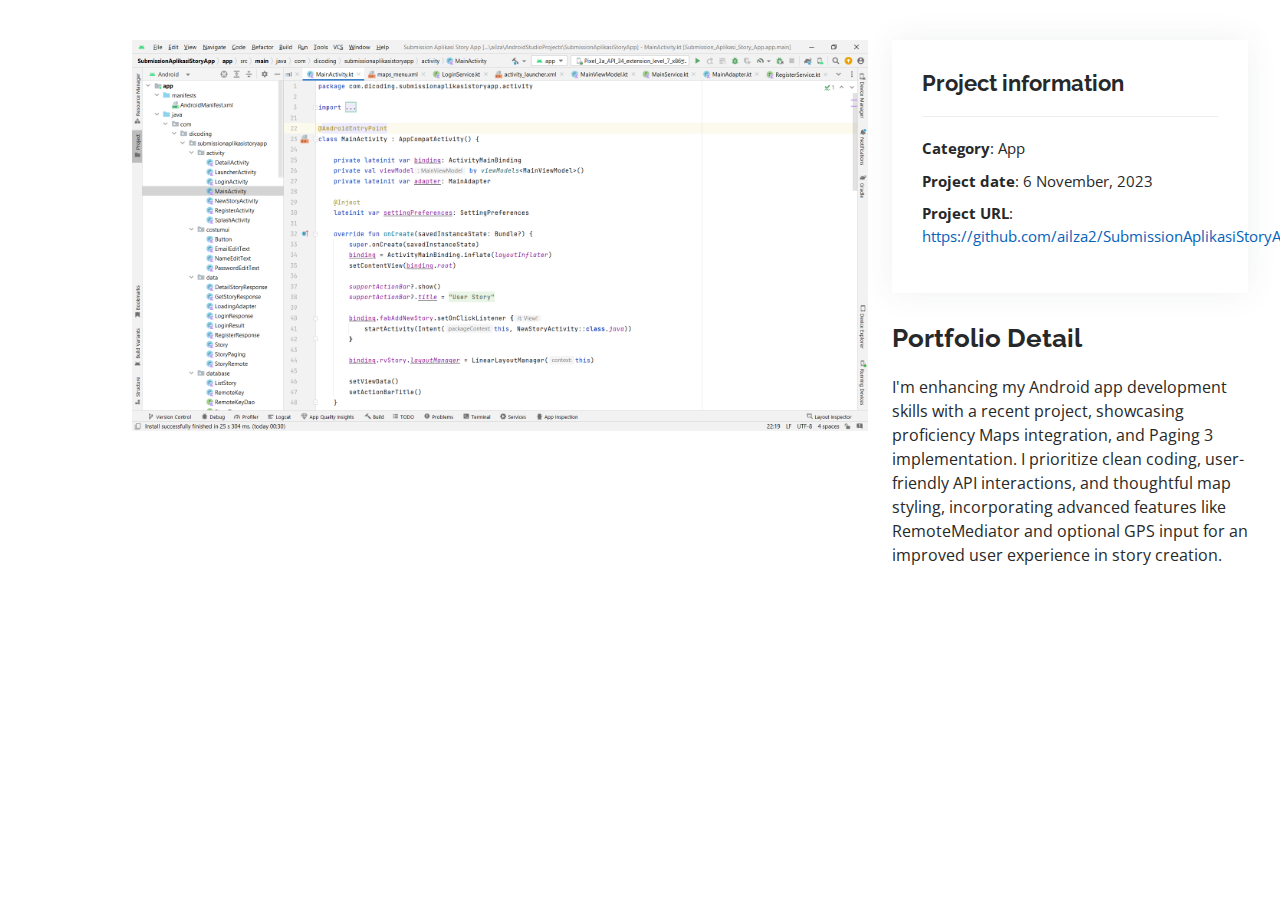
<file: portfolio-details app2.html>
<!DOCTYPE html>
<html lang="en">

<head>
  <meta charset="utf-8">
  <meta content="width=device-width, initial-scale=1.0" name="viewport">

  <title>Portfolio Details - Personal Bootstrap Template</title>
  <meta content="" name="description">
  <meta content="" name="keywords">

  <!-- Favicons -->
  <link href="assets/img/favicon.png" rel="icon">
  <link href="assets/img/apple-touch-icon.png" rel="apple-touch-icon">

  <!-- Google Fonts -->
  <link href="https://fonts.googleapis.com/css?family=Open+Sans:300,300i,400,400i,600,600i,700,700i|Raleway:300,300i,400,400i,500,500i,600,600i,700,700i|Poppins:300,300i,400,400i,500,500i,600,600i,700,700i" rel="stylesheet">

  <!-- Vendor CSS Files -->
  <link href="assets/vendor/aos/aos.css" rel="stylesheet">
  <link href="assets/vendor/bootstrap/css/bootstrap.min.css" rel="stylesheet">
  <link href="assets/vendor/bootstrap-icons/bootstrap-icons.css" rel="stylesheet">
  <link href="assets/vendor/boxicons/css/boxicons.min.css" rel="stylesheet">
  <link href="assets/vendor/glightbox/css/glightbox.min.css" rel="stylesheet">
  <link href="assets/vendor/swiper/swiper-bundle.min.css" rel="stylesheet">

  <!-- Template Main CSS File -->
  <link href="assets/css/style.css" rel="stylesheet">

  <!-- =======================================================
  * Template Name: MyResume
  * Updated: Nov 17 2023 with Bootstrap v5.3.2
  * Template URL: https://bootstrapmade.com/free-html-bootstrap-template-my-resume/
  * Author: BootstrapMade.com
  * License: https://bootstrapmade.com/license/
  ======================================================== -->
</head>

<body>

  <main id="main">

    <!-- ======= Portfolio Details Section ======= -->
    <section id="portfolio-details" class="portfolio-details">
      <div class="container">

        <div class="row gy-4">

          <div class="col-lg-8">
            <div class="portfolio-details-slider swiper">
              <div class="swiper-wrapper align-items-center">

                <div class="swiper-slide">
                  <img src="assets/img/portfolio/story app.png" alt="">
                </div>
              </div>
              <div class="swiper-pagination"></div>
            </div>
          </div>

          <div class="col-lg-4">
            <div class="portfolio-info">
              <h3>Project information</h3>
              <ul>
                <li><strong>Category</strong>: App</li>
                <li><strong>Project date</strong>: 6 November, 2023</li>
                <li><strong>Project URL</strong>: <a href="#">https://github.com/ailza2/SubmissionAplikasiStoryApp</a></li>
              </ul>
            </div>
            <div class="portfolio-description">
              <h2>Portfolio Detail</h2>
              <p>
                I'm enhancing my Android app development skills with a recent project, showcasing proficiency Maps integration, and Paging 3 implementation. I prioritize clean coding, user-friendly API interactions, and thoughtful map styling, incorporating advanced features like RemoteMediator and optional GPS input for an improved user experience in story creation.
              </p>
            </div>
          </div>

        </div>
      </div>
    </section><!-- End Portfolio Details Section -->

  </main><!-- End #main -->

  <div id="preloader"></div>
  <a href="#" class="back-to-top d-flex align-items-center justify-content-center"><i class="bi bi-arrow-up-short"></i></a>

  <!-- Vendor JS Files -->
  <script src="assets/vendor/purecounter/purecounter_vanilla.js"></script>
  <script src="assets/vendor/aos/aos.js"></script>
  <script src="assets/vendor/bootstrap/js/bootstrap.bundle.min.js"></script>
  <script src="assets/vendor/glightbox/js/glightbox.min.js"></script>
  <script src="assets/vendor/isotope-layout/isotope.pkgd.min.js"></script>
  <script src="assets/vendor/swiper/swiper-bundle.min.js"></script>
  <script src="assets/vendor/typed.js/typed.umd.js"></script>
  <script src="assets/vendor/waypoints/noframework.waypoints.js"></script>
  <script src="assets/vendor/php-email-form/validate.js"></script>

  <!-- Template Main JS File -->
  <script src="assets/js/main.js"></script>

</body>

</html>
</file>
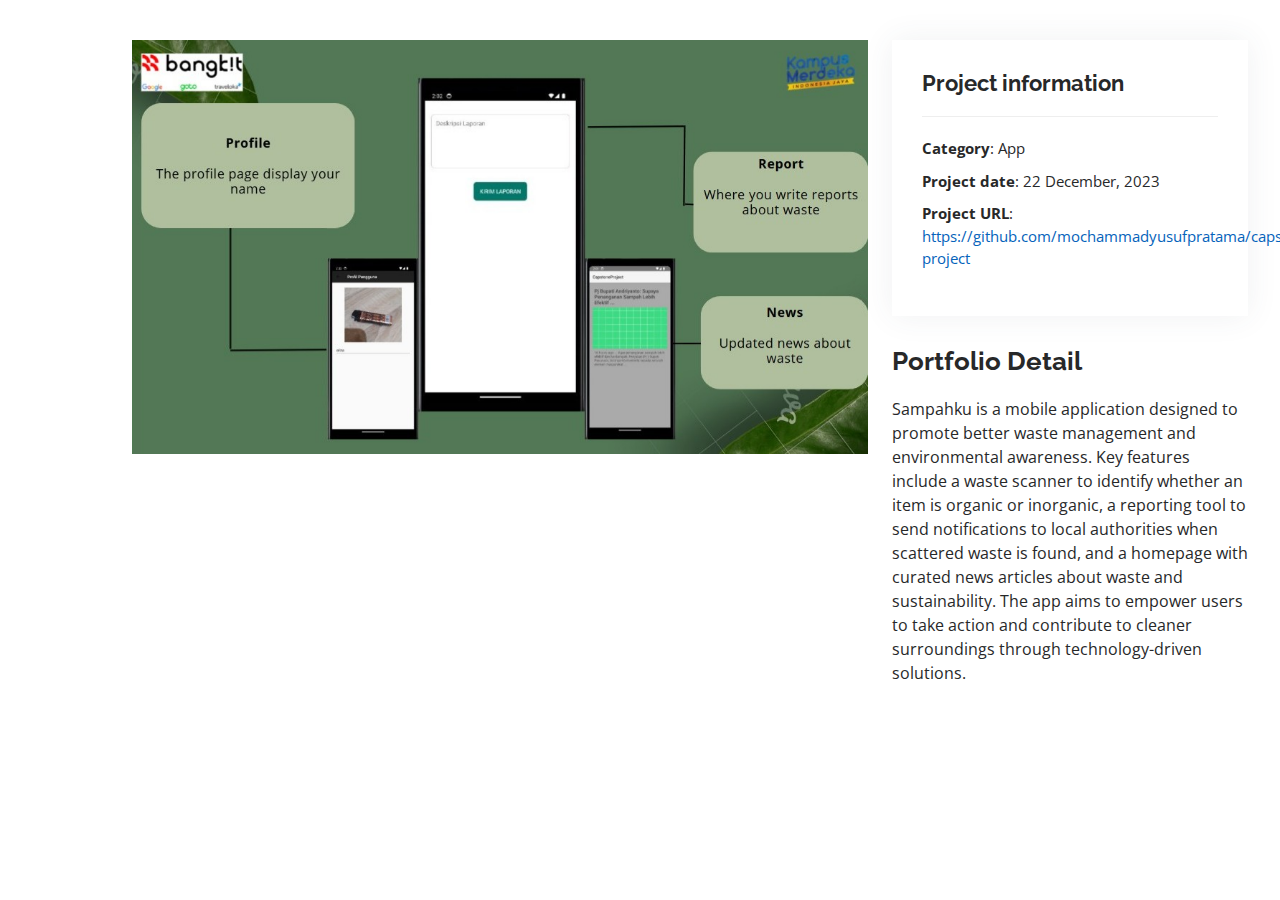
<file: portfolio-details app3.html>
<!DOCTYPE html>
<html lang="en">

<head>
  <meta charset="utf-8">
  <meta content="width=device-width, initial-scale=1.0" name="viewport">

  <title>Portfolio Details - Personal Bootstrap Template</title>
  <meta content="" name="description">
  <meta content="" name="keywords">

  <!-- Favicons -->
  <link href="assets/img/favicon.png" rel="icon">
  <link href="assets/img/apple-touch-icon.png" rel="apple-touch-icon">

  <!-- Google Fonts -->
  <link href="https://fonts.googleapis.com/css?family=Open+Sans:300,300i,400,400i,600,600i,700,700i|Raleway:300,300i,400,400i,500,500i,600,600i,700,700i|Poppins:300,300i,400,400i,500,500i,600,600i,700,700i" rel="stylesheet">

  <!-- Vendor CSS Files -->
  <link href="assets/vendor/aos/aos.css" rel="stylesheet">
  <link href="assets/vendor/bootstrap/css/bootstrap.min.css" rel="stylesheet">
  <link href="assets/vendor/bootstrap-icons/bootstrap-icons.css" rel="stylesheet">
  <link href="assets/vendor/boxicons/css/boxicons.min.css" rel="stylesheet">
  <link href="assets/vendor/glightbox/css/glightbox.min.css" rel="stylesheet">
  <link href="assets/vendor/swiper/swiper-bundle.min.css" rel="stylesheet">

  <!-- Template Main CSS File -->
  <link href="assets/css/style.css" rel="stylesheet">

  <!-- =======================================================
  * Template Name: MyResume
  * Updated: Nov 17 2023 with Bootstrap v5.3.2
  * Template URL: https://bootstrapmade.com/free-html-bootstrap-template-my-resume/
  * Author: BootstrapMade.com
  * License: https://bootstrapmade.com/license/
  ======================================================== -->
</head>

<body>

  <main id="main">

    <!-- ======= Portfolio Details Section ======= -->
    <section id="portfolio-details" class="portfolio-details">
      <div class="container">

        <div class="row gy-4">

          <div class="col-lg-8">
            <div class="portfolio-details-slider swiper">
              <div class="swiper-wrapper align-items-center">

                <div class="swiper-slide">
                  <img src="assets/img/sampahku2.jpg" alt="">
                </div>
              </div>
              <div class="swiper-pagination"></div>
            </div>
          </div>

          <div class="col-lg-4">
            <div class="portfolio-info">
              <h3>Project information</h3>
              <ul>
                <li><strong>Category</strong>: App</li>
                <li><strong>Project date</strong>: 22 December, 2023</li>
                <li><strong>Project URL</strong>: <a href="#">https://github.com/mochammadyusufpratama/capstone-project</a></li>
              </ul>
            </div>
            <div class="portfolio-description">
              <h2>Portfolio Detail</h2>
              <p>
                Sampahku is a mobile application designed to promote better waste management and environmental awareness. Key features include a waste scanner to identify whether an item is organic or inorganic, a reporting tool to send notifications to local authorities when scattered waste is found, and a homepage with curated news articles about waste and sustainability. The app aims to empower users to take action and contribute to cleaner surroundings through technology-driven solutions.
              </p>
            </div>
          </div>

        </div>
      </div>
    </section><!-- End Portfolio Details Section -->

  </main><!-- End #main -->

  <div id="preloader"></div>
  <a href="#" class="back-to-top d-flex align-items-center justify-content-center"><i class="bi bi-arrow-up-short"></i></a>

  <!-- Vendor JS Files -->
  <script src="assets/vendor/purecounter/purecounter_vanilla.js"></script>
  <script src="assets/vendor/aos/aos.js"></script>
  <script src="assets/vendor/bootstrap/js/bootstrap.bundle.min.js"></script>
  <script src="assets/vendor/glightbox/js/glightbox.min.js"></script>
  <script src="assets/vendor/isotope-layout/isotope.pkgd.min.js"></script>
  <script src="assets/vendor/swiper/swiper-bundle.min.js"></script>
  <script src="assets/vendor/typed.js/typed.umd.js"></script>
  <script src="assets/vendor/waypoints/noframework.waypoints.js"></script>
  <script src="assets/vendor/php-email-form/validate.js"></script>

  <!-- Template Main JS File -->
  <script src="assets/js/main.js"></script>

</body>

</html>
</file>
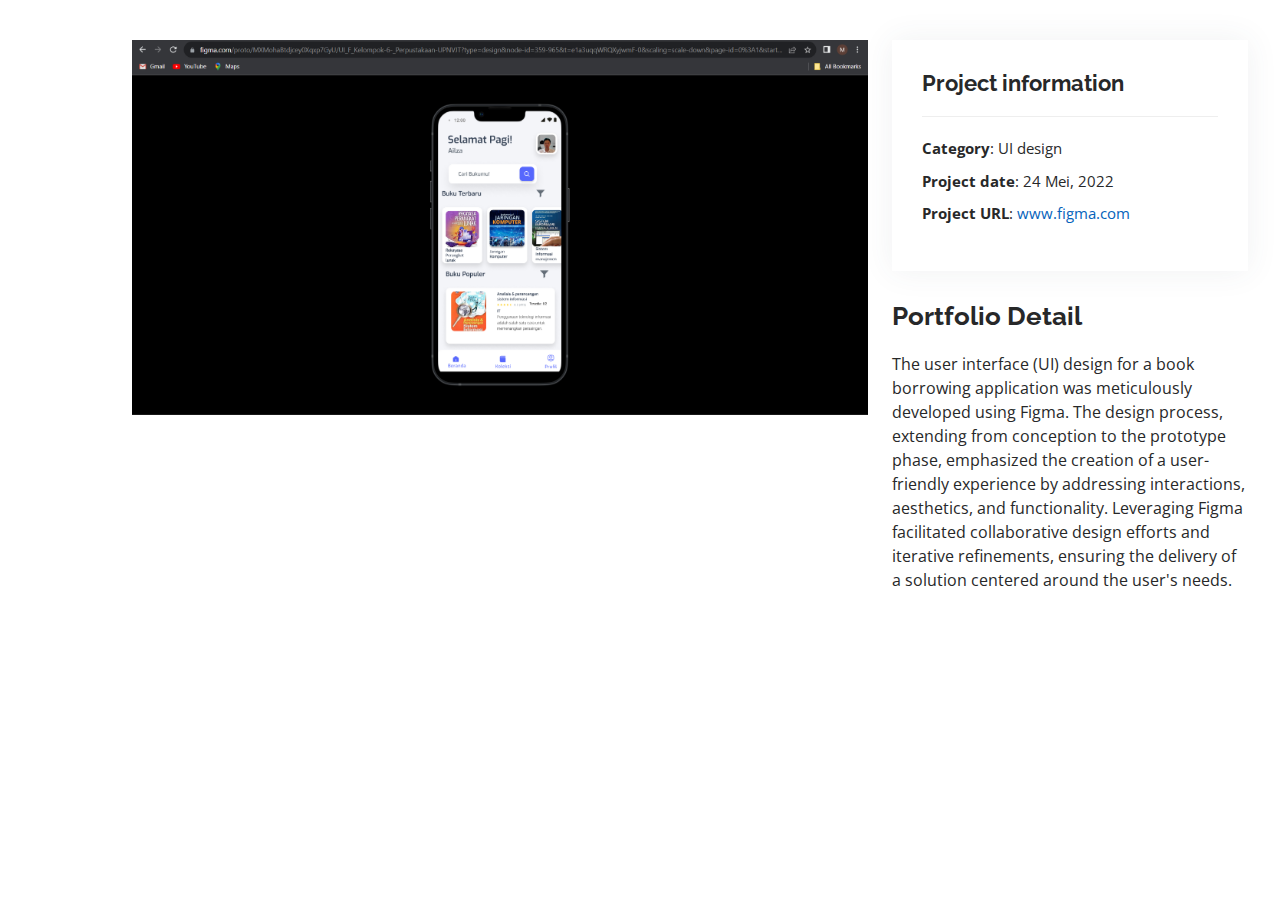
<file: portfolio-details ui.html>
<!DOCTYPE html>
<html lang="en">

<head>
  <meta charset="utf-8">
  <meta content="width=device-width, initial-scale=1.0" name="viewport">

  <title>Portfolio Details - Personal Bootstrap Template</title>
  <meta content="" name="description">
  <meta content="" name="keywords">

  <!-- Favicons -->
  <link href="assets/img/favicon.png" rel="icon">
  <link href="assets/img/apple-touch-icon.png" rel="apple-touch-icon">

  <!-- Google Fonts -->
  <link href="https://fonts.googleapis.com/css?family=Open+Sans:300,300i,400,400i,600,600i,700,700i|Raleway:300,300i,400,400i,500,500i,600,600i,700,700i|Poppins:300,300i,400,400i,500,500i,600,600i,700,700i" rel="stylesheet">

  <!-- Vendor CSS Files -->
  <link href="assets/vendor/aos/aos.css" rel="stylesheet">
  <link href="assets/vendor/bootstrap/css/bootstrap.min.css" rel="stylesheet">
  <link href="assets/vendor/bootstrap-icons/bootstrap-icons.css" rel="stylesheet">
  <link href="assets/vendor/boxicons/css/boxicons.min.css" rel="stylesheet">
  <link href="assets/vendor/glightbox/css/glightbox.min.css" rel="stylesheet">
  <link href="assets/vendor/swiper/swiper-bundle.min.css" rel="stylesheet">

  <!-- Template Main CSS File -->
  <link href="assets/css/style.css" rel="stylesheet">

  <!-- =======================================================
  * Template Name: MyResume
  * Updated: Nov 17 2023 with Bootstrap v5.3.2
  * Template URL: https://bootstrapmade.com/free-html-bootstrap-template-my-resume/
  * Author: BootstrapMade.com
  * License: https://bootstrapmade.com/license/
  ======================================================== -->
</head>

<body>

  <main id="main">

    <!-- ======= Portfolio Details Section ======= -->
    <section id="portfolio-details" class="portfolio-details">
      <div class="container">

        <div class="row gy-4">

          <div class="col-lg-8">
            <div class="portfolio-details-slider swiper">
              <div class="swiper-wrapper align-items-center">

                <div class="swiper-slide">
                  <img src="assets/img/portfolio/ui 2.png" alt="">
                </div>
              </div>
              <div class="swiper-pagination"></div>
            </div>
          </div>

          <div class="col-lg-4">
            <div class="portfolio-info">
              <h3>Project information</h3>
              <ul>
                <li><strong>Category</strong>: UI design</li>
                <li><strong>Project date</strong>: 24 Mei, 2022</li>
                <li><strong>Project URL</strong>: <a href="#">www.figma.com</a></li>
              </ul>
            </div>
            <div class="portfolio-description">
              <h2>Portfolio Detail</h2>
              <p>
                The user interface (UI) design for a book borrowing application was meticulously developed using Figma. The design process, extending from conception to the prototype phase, emphasized the creation of a user-friendly experience by addressing interactions, aesthetics, and functionality. Leveraging Figma facilitated collaborative design efforts and iterative refinements, ensuring the delivery of a solution centered around the user's needs.
              </p>
            </div>
          </div>

        </div>
      </div>
    </section><!-- End Portfolio Details Section -->

  </main><!-- End #main -->

  <div id="preloader"></div>
  <a href="#" class="back-to-top d-flex align-items-center justify-content-center"><i class="bi bi-arrow-up-short"></i></a>

  <!-- Vendor JS Files -->
  <script src="assets/vendor/purecounter/purecounter_vanilla.js"></script>
  <script src="assets/vendor/aos/aos.js"></script>
  <script src="assets/vendor/bootstrap/js/bootstrap.bundle.min.js"></script>
  <script src="assets/vendor/glightbox/js/glightbox.min.js"></script>
  <script src="assets/vendor/isotope-layout/isotope.pkgd.min.js"></script>
  <script src="assets/vendor/swiper/swiper-bundle.min.js"></script>
  <script src="assets/vendor/typed.js/typed.umd.js"></script>
  <script src="assets/vendor/waypoints/noframework.waypoints.js"></script>
  <script src="assets/vendor/php-email-form/validate.js"></script>

  <!-- Template Main JS File -->
  <script src="assets/js/main.js"></script>

</body>

</html>
</file>
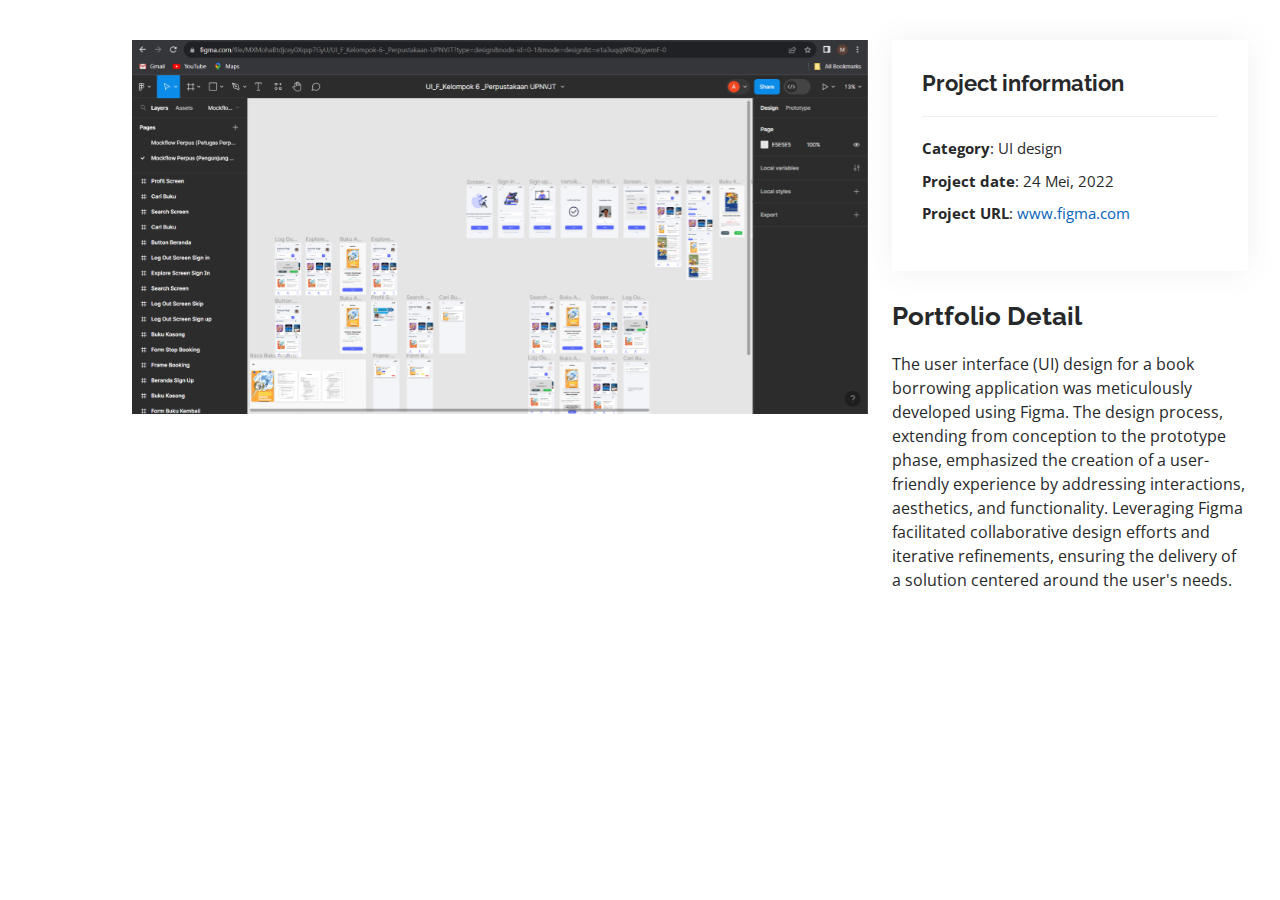
<file: portfolio-details ui1.html>
<!DOCTYPE html>
<html lang="en">

<head>
  <meta charset="utf-8">
  <meta content="width=device-width, initial-scale=1.0" name="viewport">

  <title>Portfolio Details - Personal Bootstrap Template</title>
  <meta content="" name="description">
  <meta content="" name="keywords">

  <!-- Favicons -->
  <link href="assets/img/favicon.png" rel="icon">
  <link href="assets/img/apple-touch-icon.png" rel="apple-touch-icon">

  <!-- Google Fonts -->
  <link href="https://fonts.googleapis.com/css?family=Open+Sans:300,300i,400,400i,600,600i,700,700i|Raleway:300,300i,400,400i,500,500i,600,600i,700,700i|Poppins:300,300i,400,400i,500,500i,600,600i,700,700i" rel="stylesheet">

  <!-- Vendor CSS Files -->
  <link href="assets/vendor/aos/aos.css" rel="stylesheet">
  <link href="assets/vendor/bootstrap/css/bootstrap.min.css" rel="stylesheet">
  <link href="assets/vendor/bootstrap-icons/bootstrap-icons.css" rel="stylesheet">
  <link href="assets/vendor/boxicons/css/boxicons.min.css" rel="stylesheet">
  <link href="assets/vendor/glightbox/css/glightbox.min.css" rel="stylesheet">
  <link href="assets/vendor/swiper/swiper-bundle.min.css" rel="stylesheet">

  <!-- Template Main CSS File -->
  <link href="assets/css/style.css" rel="stylesheet">

  <!-- =======================================================
  * Template Name: MyResume
  * Updated: Nov 17 2023 with Bootstrap v5.3.2
  * Template URL: https://bootstrapmade.com/free-html-bootstrap-template-my-resume/
  * Author: BootstrapMade.com
  * License: https://bootstrapmade.com/license/
  ======================================================== -->
</head>

<body>

  <main id="main">

    <!-- ======= Portfolio Details Section ======= -->
    <section id="portfolio-details" class="portfolio-details">
      <div class="container">

        <div class="row gy-4">

          <div class="col-lg-8">
            <div class="portfolio-details-slider swiper">
              <div class="swiper-wrapper align-items-center">

                <div class="swiper-slide">
                  <img src="assets/img/portfolio/ui.png" alt="">
                </div>
              </div>
              <div class="swiper-pagination"></div>
            </div>
          </div>

          <div class="col-lg-4">
            <div class="portfolio-info">
              <h3>Project information</h3>
              <ul>
                <li><strong>Category</strong>: UI design</li>
                <li><strong>Project date</strong>: 24 Mei, 2022</li>
                <li><strong>Project URL</strong>: <a href="#">www.figma.com</a></li>
              </ul>
            </div>
            <div class="portfolio-description">
              <h2>Portfolio Detail</h2>
              <p>
                The user interface (UI) design for a book borrowing application was meticulously developed using Figma. The design process, extending from conception to the prototype phase, emphasized the creation of a user-friendly experience by addressing interactions, aesthetics, and functionality. Leveraging Figma facilitated collaborative design efforts and iterative refinements, ensuring the delivery of a solution centered around the user's needs.
              </p>
            </div>
          </div>

        </div>
      </div>
    </section><!-- End Portfolio Details Section -->

  </main><!-- End #main -->

  <div id="preloader"></div>
  <a href="#" class="back-to-top d-flex align-items-center justify-content-center"><i class="bi bi-arrow-up-short"></i></a>

  <!-- Vendor JS Files -->
  <script src="assets/vendor/purecounter/purecounter_vanilla.js"></script>
  <script src="assets/vendor/aos/aos.js"></script>
  <script src="assets/vendor/bootstrap/js/bootstrap.bundle.min.js"></script>
  <script src="assets/vendor/glightbox/js/glightbox.min.js"></script>
  <script src="assets/vendor/isotope-layout/isotope.pkgd.min.js"></script>
  <script src="assets/vendor/swiper/swiper-bundle.min.js"></script>
  <script src="assets/vendor/typed.js/typed.umd.js"></script>
  <script src="assets/vendor/waypoints/noframework.waypoints.js"></script>
  <script src="assets/vendor/php-email-form/validate.js"></script>

  <!-- Template Main JS File -->
  <script src="assets/js/main.js"></script>

</body>

</html>
</file>
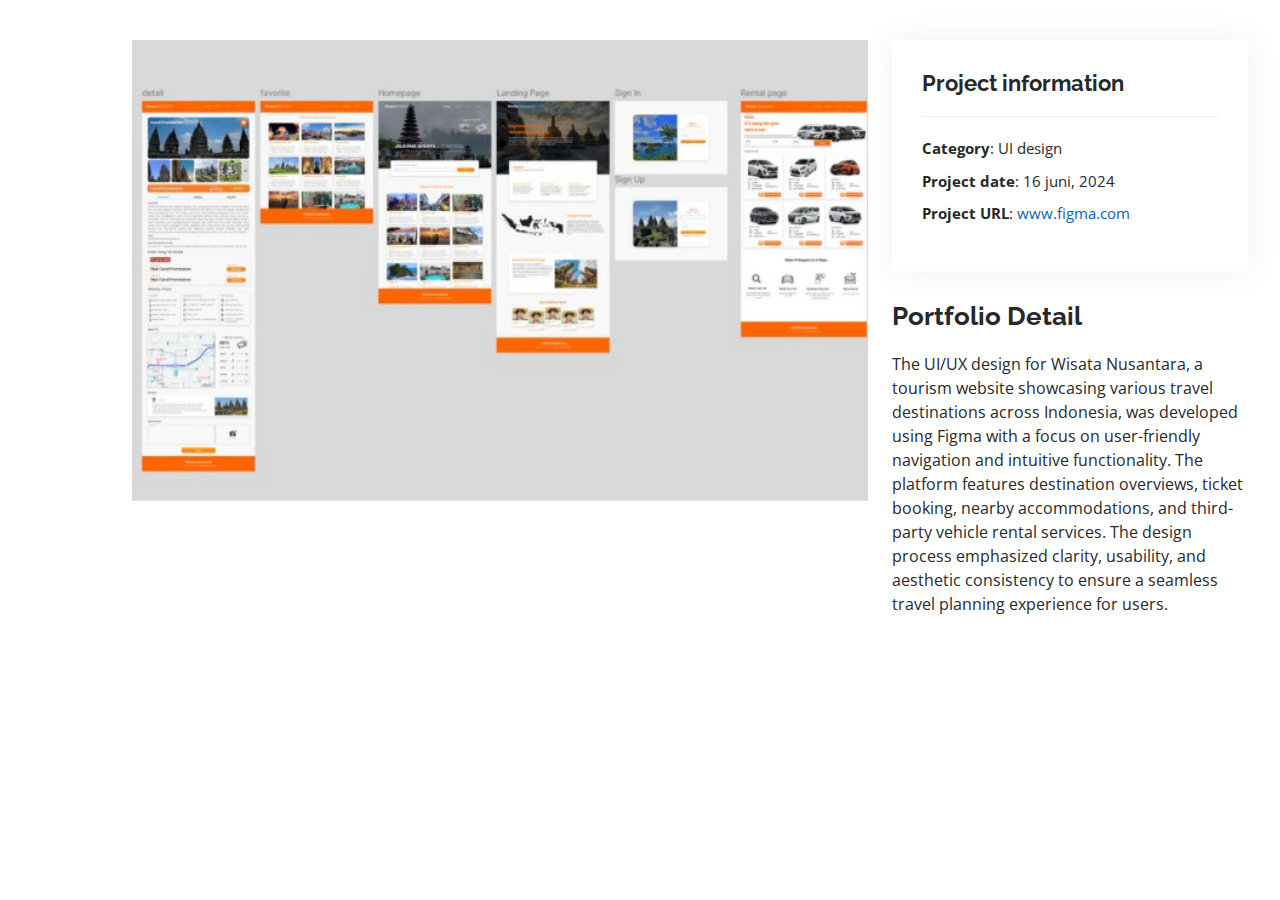
<file: portfolio-details ui2.html>
<!DOCTYPE html>
<html lang="en">

<head>
  <meta charset="utf-8">
  <meta content="width=device-width, initial-scale=1.0" name="viewport">

  <title>Portfolio Details - Personal Bootstrap Template</title>
  <meta content="" name="description">
  <meta content="" name="keywords">

  <!-- Favicons -->
  <link href="assets/img/favicon.png" rel="icon">
  <link href="assets/img/apple-touch-icon.png" rel="apple-touch-icon">

  <!-- Google Fonts -->
  <link href="https://fonts.googleapis.com/css?family=Open+Sans:300,300i,400,400i,600,600i,700,700i|Raleway:300,300i,400,400i,500,500i,600,600i,700,700i|Poppins:300,300i,400,400i,500,500i,600,600i,700,700i" rel="stylesheet">

  <!-- Vendor CSS Files -->
  <link href="assets/vendor/aos/aos.css" rel="stylesheet">
  <link href="assets/vendor/bootstrap/css/bootstrap.min.css" rel="stylesheet">
  <link href="assets/vendor/bootstrap-icons/bootstrap-icons.css" rel="stylesheet">
  <link href="assets/vendor/boxicons/css/boxicons.min.css" rel="stylesheet">
  <link href="assets/vendor/glightbox/css/glightbox.min.css" rel="stylesheet">
  <link href="assets/vendor/swiper/swiper-bundle.min.css" rel="stylesheet">

  <!-- Template Main CSS File -->
  <link href="assets/css/style.css" rel="stylesheet">

  <!-- =======================================================
  * Template Name: MyResume
  * Updated: Nov 17 2023 with Bootstrap v5.3.2
  * Template URL: https://bootstrapmade.com/free-html-bootstrap-template-my-resume/
  * Author: BootstrapMade.com
  * License: https://bootstrapmade.com/license/
  ======================================================== -->
</head>

<body>

  <main id="main">

    <!-- ======= Portfolio Details Section ======= -->
    <section id="portfolio-details" class="portfolio-details">
      <div class="container">

        <div class="row gy-4">

          <div class="col-lg-8">
            <div class="portfolio-details-slider swiper">
              <div class="swiper-wrapper align-items-center">

                <div class="swiper-slide">
                  <img src="assets/img/portfolio/wisatanusantara.jpg" alt="">
                </div>
              </div>
              <div class="swiper-pagination"></div>
            </div>
          </div>

          <div class="col-lg-4">
            <div class="portfolio-info">
              <h3>Project information</h3>
              <ul>
                <li><strong>Category</strong>: UI design</li>
                <li><strong>Project date</strong>: 16 juni, 2024</li>
                <li><strong>Project URL</strong>: <a href="#">www.figma.com</a></li>
              </ul>
            </div>
            <div class="portfolio-description">
              <h2>Portfolio Detail</h2>
              <p>
              The UI/UX design for Wisata Nusantara, a tourism website showcasing various travel destinations across Indonesia, was developed using Figma with a focus on user-friendly navigation and intuitive functionality. The platform features destination overviews, ticket booking, nearby accommodations, and third-party vehicle rental services. The design process emphasized clarity, usability, and aesthetic consistency to ensure a seamless travel planning experience for users.              </p>
            </div>
          </div>

        </div>
      </div>
    </section><!-- End Portfolio Details Section -->

  </main><!-- End #main -->

  <div id="preloader"></div>
  <a href="#" class="back-to-top d-flex align-items-center justify-content-center"><i class="bi bi-arrow-up-short"></i></a>

  <!-- Vendor JS Files -->
  <script src="assets/vendor/purecounter/purecounter_vanilla.js"></script>
  <script src="assets/vendor/aos/aos.js"></script>
  <script src="assets/vendor/bootstrap/js/bootstrap.bundle.min.js"></script>
  <script src="assets/vendor/glightbox/js/glightbox.min.js"></script>
  <script src="assets/vendor/isotope-layout/isotope.pkgd.min.js"></script>
  <script src="assets/vendor/swiper/swiper-bundle.min.js"></script>
  <script src="assets/vendor/typed.js/typed.umd.js"></script>
  <script src="assets/vendor/waypoints/noframework.waypoints.js"></script>
  <script src="assets/vendor/php-email-form/validate.js"></script>

  <!-- Template Main JS File -->
  <script src="assets/js/main.js"></script>

</body>

</html>
</file>
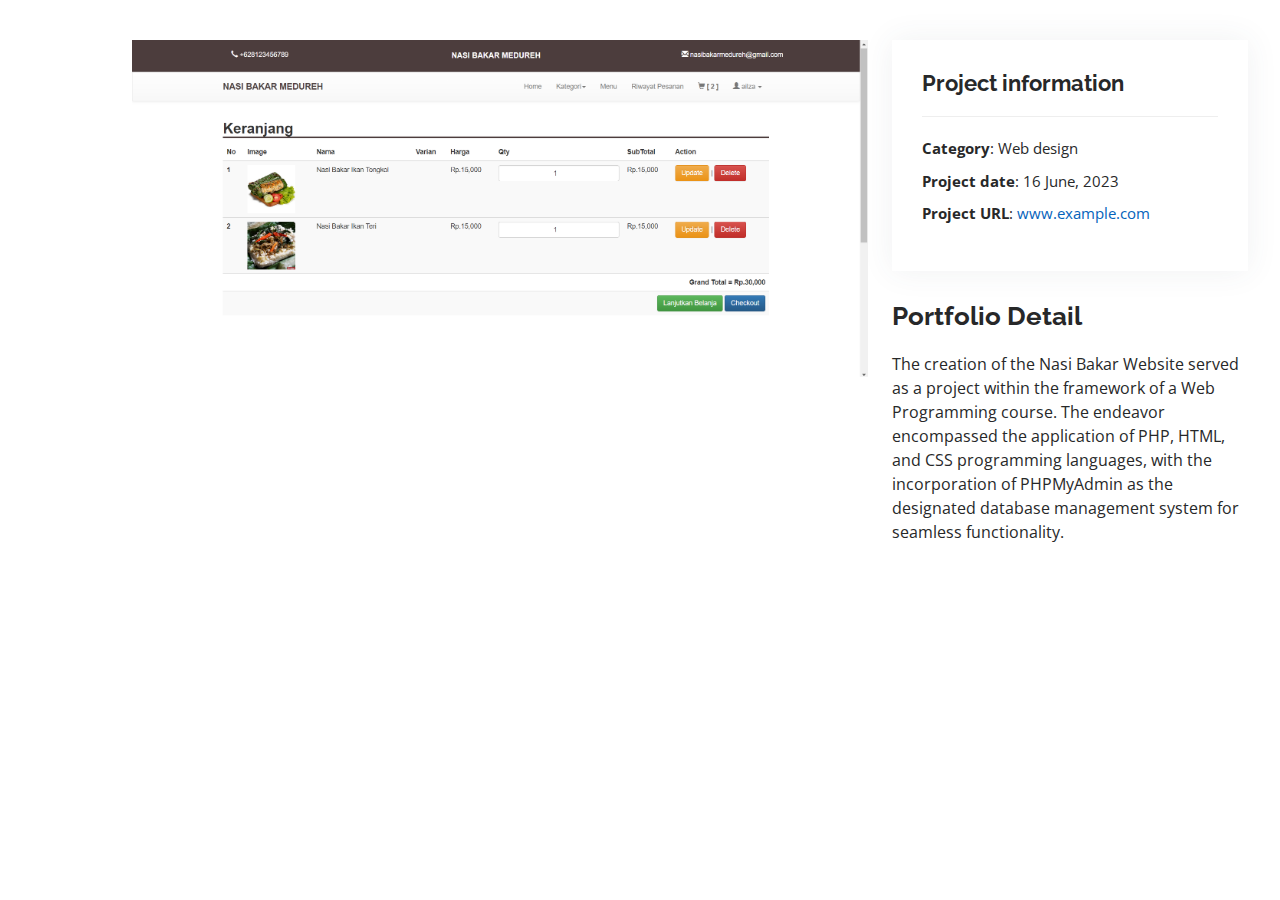
<file: portfolio-details web .html>
<!DOCTYPE html>
<html lang="en">

<head>
  <meta charset="utf-8">
  <meta content="width=device-width, initial-scale=1.0" name="viewport">

  <title>Portfolio Details - Personal Bootstrap Template</title>
  <meta content="" name="description">
  <meta content="" name="keywords">

  <!-- Favicons -->
  <link href="assets/img/favicon.png" rel="icon">
  <link href="assets/img/apple-touch-icon.png" rel="apple-touch-icon">

  <!-- Google Fonts -->
  <link href="https://fonts.googleapis.com/css?family=Open+Sans:300,300i,400,400i,600,600i,700,700i|Raleway:300,300i,400,400i,500,500i,600,600i,700,700i|Poppins:300,300i,400,400i,500,500i,600,600i,700,700i" rel="stylesheet">

  <!-- Vendor CSS Files -->
  <link href="assets/vendor/aos/aos.css" rel="stylesheet">
  <link href="assets/vendor/bootstrap/css/bootstrap.min.css" rel="stylesheet">
  <link href="assets/vendor/bootstrap-icons/bootstrap-icons.css" rel="stylesheet">
  <link href="assets/vendor/boxicons/css/boxicons.min.css" rel="stylesheet">
  <link href="assets/vendor/glightbox/css/glightbox.min.css" rel="stylesheet">
  <link href="assets/vendor/swiper/swiper-bundle.min.css" rel="stylesheet">

  <!-- Template Main CSS File -->
  <link href="assets/css/style.css" rel="stylesheet">

  <!-- =======================================================
  * Template Name: MyResume
  * Updated: Nov 17 2023 with Bootstrap v5.3.2
  * Template URL: https://bootstrapmade.com/free-html-bootstrap-template-my-resume/
  * Author: BootstrapMade.com
  * License: https://bootstrapmade.com/license/
  ======================================================== -->
</head>

<body>

  <main id="main">

    <!-- ======= Portfolio Details Section ======= -->
    <section id="portfolio-details" class="portfolio-details">
      <div class="container">

        <div class="row gy-4">

          <div class="col-lg-8">
            <div class="portfolio-details-slider swiper">
              <div class="swiper-wrapper align-items-center">

                <div class="swiper-slide">
                  <img src="assets/img/portfolio/nasi bakar medureh.png" alt="">
                </div>
              </div>
              <div class="swiper-pagination"></div>
            </div>
          </div>

          <div class="col-lg-4">
            <div class="portfolio-info">
              <h3>Project information</h3>
              <ul>
                <li><strong>Category</strong>: Web design</li>
                <li><strong>Project date</strong>: 16 June, 2023</li>
                <li><strong>Project URL</strong>: <a href="#">www.example.com</a></li>
              </ul>
            </div>
            <div class="portfolio-description">
              <h2>Portfolio Detail</h2>
              <p>
                The creation of the Nasi Bakar Website served as a project within the framework of a Web Programming course. The endeavor encompassed the application of PHP, HTML, and CSS programming languages, with the incorporation of PHPMyAdmin as the designated database management system for seamless functionality.
              </p>
            </div>
          </div>

        </div>
      </div>
    </section><!-- End Portfolio Details Section -->

  </main><!-- End #main -->

  <div id="preloader"></div>
  <a href="#" class="back-to-top d-flex align-items-center justify-content-center"><i class="bi bi-arrow-up-short"></i></a>

  <!-- Vendor JS Files -->
  <script src="assets/vendor/purecounter/purecounter_vanilla.js"></script>
  <script src="assets/vendor/aos/aos.js"></script>
  <script src="assets/vendor/bootstrap/js/bootstrap.bundle.min.js"></script>
  <script src="assets/vendor/glightbox/js/glightbox.min.js"></script>
  <script src="assets/vendor/isotope-layout/isotope.pkgd.min.js"></script>
  <script src="assets/vendor/swiper/swiper-bundle.min.js"></script>
  <script src="assets/vendor/typed.js/typed.umd.js"></script>
  <script src="assets/vendor/waypoints/noframework.waypoints.js"></script>
  <script src="assets/vendor/php-email-form/validate.js"></script>

  <!-- Template Main JS File -->
  <script src="assets/js/main.js"></script>

</body>

</html>
</file>
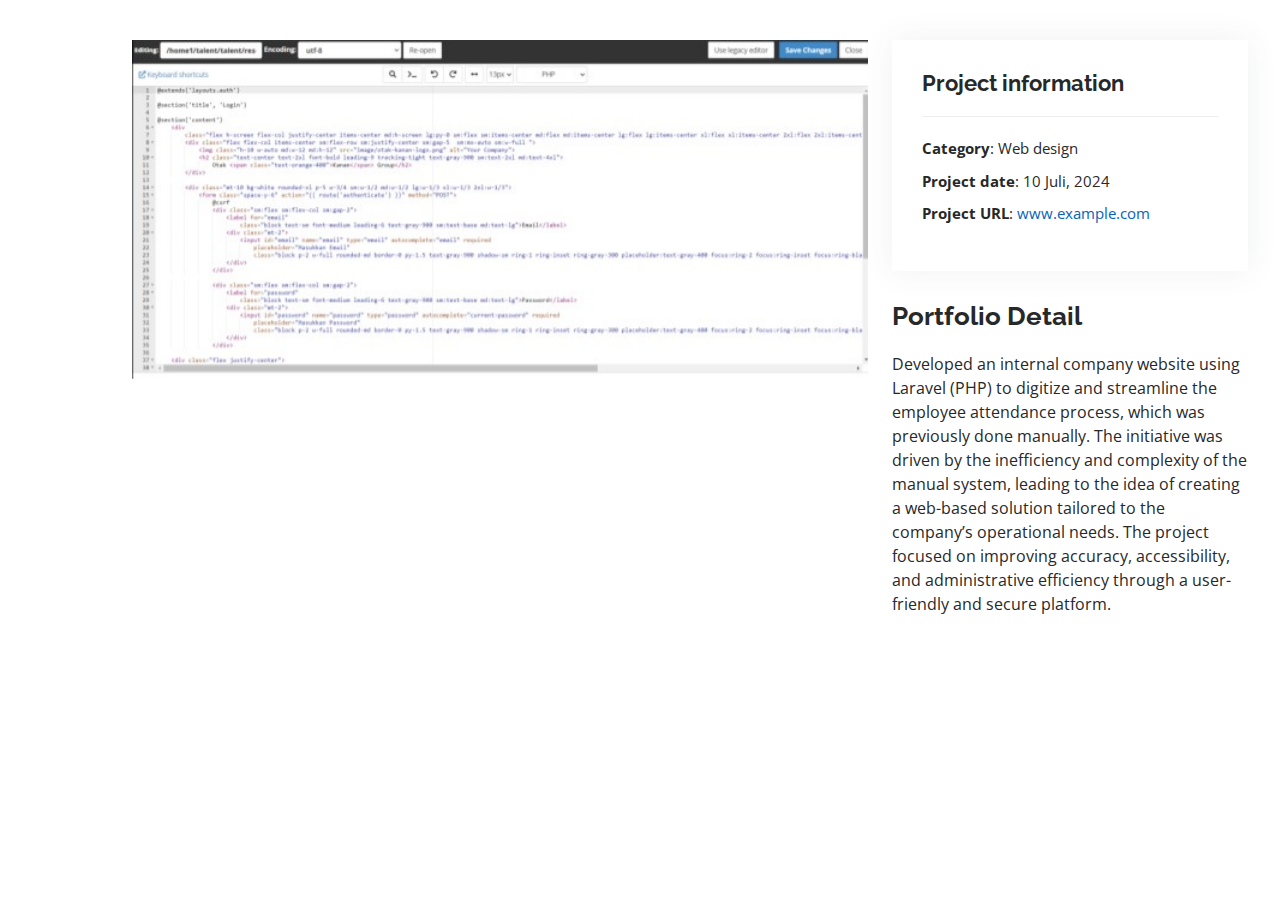
<file: portfolio-details web2.html>
<!DOCTYPE html>
<html lang="en">

<head>
  <meta charset="utf-8">
  <meta content="width=device-width, initial-scale=1.0" name="viewport">

  <title>Portfolio Details - Personal Bootstrap Template</title>
  <meta content="" name="description">
  <meta content="" name="keywords">

  <!-- Favicons -->
  <link href="assets/img/favicon.png" rel="icon">
  <link href="assets/img/apple-touch-icon.png" rel="apple-touch-icon">

  <!-- Google Fonts -->
  <link href="https://fonts.googleapis.com/css?family=Open+Sans:300,300i,400,400i,600,600i,700,700i|Raleway:300,300i,400,400i,500,500i,600,600i,700,700i|Poppins:300,300i,400,400i,500,500i,600,600i,700,700i" rel="stylesheet">

  <!-- Vendor CSS Files -->
  <link href="assets/vendor/aos/aos.css" rel="stylesheet">
  <link href="assets/vendor/bootstrap/css/bootstrap.min.css" rel="stylesheet">
  <link href="assets/vendor/bootstrap-icons/bootstrap-icons.css" rel="stylesheet">
  <link href="assets/vendor/boxicons/css/boxicons.min.css" rel="stylesheet">
  <link href="assets/vendor/glightbox/css/glightbox.min.css" rel="stylesheet">
  <link href="assets/vendor/swiper/swiper-bundle.min.css" rel="stylesheet">

  <!-- Template Main CSS File -->
  <link href="assets/css/style.css" rel="stylesheet">

  <!-- =======================================================
  * Template Name: MyResume
  * Updated: Nov 17 2023 with Bootstrap v5.3.2
  * Template URL: https://bootstrapmade.com/free-html-bootstrap-template-my-resume/
  * Author: BootstrapMade.com
  * License: https://bootstrapmade.com/license/
  ======================================================== -->
</head>

<body>

  <main id="main">

    <!-- ======= Portfolio Details Section ======= -->
    <section id="portfolio-details" class="portfolio-details">
      <div class="container">

        <div class="row gy-4">

          <div class="col-lg-8">
            <div class="portfolio-details-slider swiper">
              <div class="swiper-wrapper align-items-center">

                <div class="swiper-slide">
                  <img src="assets/img/portfolio/web otak kanan 2.jpg" alt="">
                </div>
              </div>
              <div class="swiper-pagination"></div>
            </div>
          </div>

          <div class="col-lg-4">
            <div class="portfolio-info">
              <h3>Project information</h3>
              <ul>
                <li><strong>Category</strong>: Web design</li>
                <li><strong>Project date</strong>: 10 Juli, 2024</li>
                <li><strong>Project URL</strong>: <a href="#">www.example.com</a></li>
              </ul>
            </div>
            <div class="portfolio-description">
              <h2>Portfolio Detail</h2>
              <p>
              Developed an internal company website using Laravel (PHP) to digitize and streamline the employee attendance process, which was previously done manually. The initiative was driven by the inefficiency and complexity of the manual system, leading to the idea of creating a web-based solution tailored to the company’s operational needs. The project focused on improving accuracy, accessibility, and administrative efficiency through a user-friendly and secure platform.
              </p>
            </div>
          </div>

        </div>
      </div>
    </section><!-- End Portfolio Details Section -->

  </main><!-- End #main -->

  <div id="preloader"></div>
  <a href="#" class="back-to-top d-flex align-items-center justify-content-center"><i class="bi bi-arrow-up-short"></i></a>

  <!-- Vendor JS Files -->
  <script src="assets/vendor/purecounter/purecounter_vanilla.js"></script>
  <script src="assets/vendor/aos/aos.js"></script>
  <script src="assets/vendor/bootstrap/js/bootstrap.bundle.min.js"></script>
  <script src="assets/vendor/glightbox/js/glightbox.min.js"></script>
  <script src="assets/vendor/isotope-layout/isotope.pkgd.min.js"></script>
  <script src="assets/vendor/swiper/swiper-bundle.min.js"></script>
  <script src="assets/vendor/typed.js/typed.umd.js"></script>
  <script src="assets/vendor/waypoints/noframework.waypoints.js"></script>
  <script src="assets/vendor/php-email-form/validate.js"></script>

  <!-- Template Main JS File -->
  <script src="assets/js/main.js"></script>

</body>

</html>
</file>
<file: assets/css/style.css>
/**
* Template Name: MyResume
* Updated: Nov 17 2023 with Bootstrap v5.3.2
* Template URL: https://bootstrapmade.com/free-html-bootstrap-template-my-resume/
* Author: BootstrapMade.com
* License: https://bootstrapmade.com/license/
*/

/*--------------------------------------------------------------
# General
--------------------------------------------------------------*/
body {
  font-family: "Open Sans", sans-serif;
  color: #272829;
}

a {
  color: #0563bb;
  text-decoration: none;
}

a:hover {
  color: #067ded;
  text-decoration: none;
}

h1,
h2,
h3,
h4,
h5,
h6 {
  font-family: "Raleway", sans-serif;
}

/*--------------------------------------------------------------
# Back to top button
--------------------------------------------------------------*/
.back-to-top {
  position: fixed;
  visibility: hidden;
  opacity: 0;
  right: 15px;
  bottom: 15px;
  z-index: 996;
  background: #0563bb;
  width: 40px;
  height: 40px;
  border-radius: 50px;
  transition: all 0.4s;
}

.back-to-top i {
  font-size: 28px;
  color: #fff;
  line-height: 0;
}

.back-to-top:hover {
  background: #0678e3;
  color: #fff;
}

.back-to-top.active {
  visibility: visible;
  opacity: 1;
}

/*--------------------------------------------------------------
# Preloader
--------------------------------------------------------------*/
#preloader {
  position: fixed;
  top: 0;
  left: 0;
  right: 0;
  bottom: 0;
  z-index: 9999;
  overflow: hidden;
  background: #fff;
}

#preloader:before {
  content: "";
  position: fixed;
  top: calc(50% - 30px);
  left: calc(50% - 30px);
  border: 6px solid #0563bb;
  border-top-color: #fff;
  border-bottom-color: #fff;
  border-radius: 50%;
  width: 60px;
  height: 60px;
  animation: animate-preloader 1s linear infinite;
}

@keyframes animate-preloader {
  0% {
    transform: rotate(0deg);
  }

  100% {
    transform: rotate(360deg);
  }
}

/*--------------------------------------------------------------
# Disable aos animation delay on mobile devices
--------------------------------------------------------------*/
@media screen and (max-width: 768px) {
  [data-aos-delay] {
    transition-delay: 0 !important;
  }
}

/*--------------------------------------------------------------
# Header
--------------------------------------------------------------*/
#header {
  position: fixed;
  top: 0;
  left: 0;
  bottom: 0;
  z-index: 9997;
  transition: all 0.5s;
  padding: 15px;
  overflow-y: auto;
}

@media (max-width: 991px) {
  #header {
    width: 300px;
    background: #fff;
    border-right: 1px solid #e6e9ec;
    left: -300px;
  }
}

@media (min-width: 991px) {
  #main {
    margin-left: 100px;
  }
}

/*--------------------------------------------------------------
# Navigation Menu
--------------------------------------------------------------*/
/**
* Desktop Navigation 
*/
.nav-menu {
  padding: 0;
  display: block;
}

.nav-menu * {
  margin: 0;
  padding: 0;
  list-style: none;
}

.nav-menu>ul>li {
  position: relative;
  white-space: nowrap;
}

.nav-menu a,
.nav-menu a:focus {
  display: flex;
  align-items: center;
  color: #45505b;
  padding: 10px 18px;
  margin-bottom: 8px;
  transition: 0.3s;
  font-size: 15px;
  border-radius: 50px;
  background: #f2f3f5;
  height: 56px;
  width: 100%;
  overflow: hidden;
  transition: 0.3s;
}

.nav-menu a i,
.nav-menu a:focus i {
  font-size: 20px;
}

.nav-menu a span,
.nav-menu a:focus span {
  padding: 0 5px 0 7px;
  color: #45505b;
}

@media (min-width: 992px) {

  .nav-menu a,
  .nav-menu a:focus {
    width: 56px;
  }

  .nav-menu a span,
  .nav-menu a:focus span {
    display: none;
    color: #fff;
  }
}

.nav-menu a:hover,
.nav-menu .active,
.nav-menu .active:focus,
.nav-menu li:hover>a {
  color: #fff;
  background: #0563bb;
}

.nav-menu a:hover span,
.nav-menu .active span,
.nav-menu .active:focus span,
.nav-menu li:hover>a span {
  color: #fff;
}

.nav-menu a:hover,
.nav-menu li:hover>a {
  width: 100%;
  color: #fff;
}

.nav-menu a:hover span,
.nav-menu li:hover>a span {
  display: block;
}

/**
* Mobile Navigation 
*/
.mobile-nav-toggle {
  position: fixed;
  right: 10px;
  top: 10px;
  z-index: 9998;
  border: 0;
  background: none;
  font-size: 28px;
  transition: all 0.4s;
  outline: none !important;
  line-height: 0;
  cursor: pointer;
  border-radius: 50px;
  padding: 5px;
}

.mobile-nav-toggle i {
  color: #45505b;
}

.mobile-nav-active {
  overflow: hidden;
}

.mobile-nav-active #header {
  left: 0;
}

.mobile-nav-active .mobile-nav-toggle {
  color: #fff;
  background-color: #0563bb;
}

/*--------------------------------------------------------------
# Hero Section
--------------------------------------------------------------*/
#hero {
  width: 100%;
  height: 100vh;
  background: url("../img/foto\ ailza\ crop.jpg") top right no-repeat;
  background-size: cover;
  position: relative;
}

@media (min-width: 992px) {
  #hero {
    padding-left: 160px;
  }
}

#hero:before {
  content: "";
  background: rgba(255, 255, 255, 0.8);
  position: absolute;
  bottom: 0;
  top: 0;
  left: 0;
  right: 0;
}

#hero h1 {
  margin: 0;
  font-size: 64px;
  font-weight: 700;
  line-height: 56px;
  color: #45505b;
}

#hero p {
  color: #45505b;
  margin: 15px 0 0 0;
  font-size: 26px;
  font-family: "Poppins", sans-serif;
}

#hero p span {
  color: #0563bb;
  letter-spacing: 1px;
}

#hero .social-links {
  margin-top: 30px;
}

#hero .social-links a {
  font-size: 24px;
  display: inline-block;
  color: #45505b;
  line-height: 1;
  margin-right: 20px;
  transition: 0.3s;
}

#hero .social-links a:hover {
  color: #0563bb;
}

@media (max-width: 992px) {
  #hero {
    text-align: center;
  }

  #hero h1 {
    font-size: 32px;
    line-height: 36px;
  }

  #hero p {
    margin-top: 10px;
    font-size: 20px;
    line-height: 24px;
  }
}

/*--------------------------------------------------------------
# Sections General
--------------------------------------------------------------*/
section {
  padding: 60px 0;
  overflow: hidden;
}

.section-title {
  text-align: center;
  padding-bottom: 30px;
}

.section-title h2 {
  font-size: 32px;
  font-weight: bold;
  text-transform: uppercase;
  margin-bottom: 20px;
  padding-bottom: 20px;
  position: relative;
  color: #45505b;
}

.section-title h2::before {
  content: "";
  position: absolute;
  display: block;
  width: 120px;
  height: 1px;
  background: #ddd;
  bottom: 1px;
  left: calc(50% - 60px);
}

.section-title h2::after {
  content: "";
  position: absolute;
  display: block;
  width: 40px;
  height: 3px;
  background: #0563bb;
  bottom: 0;
  left: calc(50% - 20px);
}

.section-title p {
  margin-bottom: 0;
}

/*--------------------------------------------------------------
# About
--------------------------------------------------------------*/
.about .content h3 {
  font-weight: 700;
  font-size: 26px;
  color: #728394;
}

.about .content ul {
  list-style: none;
  padding: 0;
}

.about .content ul li {
  margin-bottom: 20px;
  display: flex;
  align-items: center;
}

.about .content ul strong {
  margin-right: 10px;
}

.about .content ul i {
  font-size: 16px;
  margin-right: 5px;
  color: #0563bb;
  line-height: 0;
}

.about .content p:last-child {
  margin-bottom: 0;
}

/*--------------------------------------------------------------
# Facts
--------------------------------------------------------------*/
.facts .count-box {
  padding: 30px 30px 25px 30px;
  margin-top: 30px;
  width: 100%;
  position: relative;
  text-align: center;
  background: #fff;
}

.facts .count-box i {
  position: absolute;
  top: -25px;
  left: 50%;
  transform: translateX(-50%);
  font-size: 24px;
  background: #0563bb;
  color: #fff;
  border-radius: 50px;
  display: inline-flex;
  align-items: center;
  justify-content: center;
  width: 48px;
  height: 48px;
}

.facts .count-box span {
  font-size: 36px;
  display: block;
  font-weight: 600;
  color: #011426;
}

.facts .count-box p {
  padding: 0;
  margin: 0;
  font-family: "Raleway", sans-serif;
  font-size: 14px;
}

/*--------------------------------------------------------------
# Akills
--------------------------------------------------------------*/
.skills .progress {
  height: 60px;
  display: block;
  background: none;
  border-radius: 0;
}

.skills .progress .skill {
  padding: 10px 0;
  margin: 0;
  text-transform: uppercase;
  display: block;
  font-weight: 600;
  font-family: "Poppins", sans-serif;
  color: #45505b;
}

.skills .progress .skill .val {
  float: right;
  font-style: normal;
}

.skills .progress-bar-wrap {
  background: #f2f3f5;
}

.skills .progress-bar {
  width: 1px;
  height: 10px;
  transition: 0.9s;
  background-color: #0563bb;
}

/*--------------------------------------------------------------
# Resume
--------------------------------------------------------------*/
.resume .resume-title {
  font-size: 26px;
  font-weight: 700;
  margin-top: 20px;
  margin-bottom: 20px;
  color: #45505b;
}

.resume .resume-item {
  padding: 0 0 20px 20px;
  margin-top: -2px;
  border-left: 2px solid #0563bb;
  position: relative;
}

.resume .resume-item h4 {
  line-height: 18px;
  font-size: 18px;
  font-weight: 600;
  text-transform: uppercase;
  font-family: "Poppins", sans-serif;
  color: #0563bb;
  margin-bottom: 10px;
}

.resume .resume-item h5 {
  font-size: 16px;
  background: #f7f8f9;
  padding: 5px 15px;
  display: inline-block;
  font-weight: 600;
  margin-bottom: 10px;
}

.resume .resume-item ul {
  padding-left: 20px;
}

.resume .resume-item ul li {
  padding-bottom: 10px;
}

.resume .resume-item:last-child {
  padding-bottom: 0;
}

.resume .resume-item::before {
  content: "";
  position: absolute;
  width: 16px;
  height: 16px;
  border-radius: 50px;
  left: -9px;
  top: 0;
  background: #fff;
  border: 2px solid #0563bb;
}

/*--------------------------------------------------------------
# Portfolio
--------------------------------------------------------------*/
.portfolio .portfolio-item {
  margin-bottom: 30px;
}

.portfolio #portfolio-flters {
  padding: 0;
  margin: 0 auto 25px auto;
  list-style: none;
  text-align: center;
  background: #fff;
  border-radius: 50px;
  padding: 2px 15px;
}

.portfolio #portfolio-flters li {
  cursor: pointer;
  display: inline-block;
  padding: 10px 15px;
  font-size: 14px;
  font-weight: 600;
  line-height: 1;
  text-transform: uppercase;
  color: #272829;
  margin-bottom: 5px;
  transition: all 0.3s ease-in-out;
}

.portfolio #portfolio-flters li:hover,
.portfolio #portfolio-flters li.filter-active {
  color: #0563bb;
}

.portfolio #portfolio-flters li:last-child {
  margin-right: 0;
}

.portfolio .portfolio-wrap {
  transition: 0.3s;
  position: relative;
  overflow: hidden;
  z-index: 1;
  background: rgba(69, 80, 91, 0.8);
}

.portfolio .portfolio-wrap::before {
  content: "";
  background: rgba(255, 255, 255, 0.7);
  position: absolute;
  left: 30px;
  right: 30px;
  top: 30px;
  bottom: 30px;
  transition: all ease-in-out 0.3s;
  z-index: 2;
  opacity: 0;
}

.portfolio .portfolio-wrap .portfolio-info {
  opacity: 0;
  position: absolute;
  top: 0;
  left: 0;
  right: 0;
  bottom: 0;
  text-align: center;
  z-index: 3;
  transition: all ease-in-out 0.3s;
  display: flex;
  flex-direction: column;
  justify-content: center;
  align-items: center;
}

.portfolio .portfolio-wrap .portfolio-info::before {
  display: block;
  content: "";
  width: 48px;
  height: 48px;
  position: absolute;
  top: 35px;
  left: 35px;
  border-top: 3px solid #d7dce1;
  border-left: 3px solid #d7dce1;
  transition: all 0.5s ease 0s;
  z-index: 9994;
}

.portfolio .portfolio-wrap .portfolio-info::after {
  display: block;
  content: "";
  width: 48px;
  height: 48px;
  position: absolute;
  bottom: 35px;
  right: 35px;
  border-bottom: 3px solid #d7dce1;
  border-right: 3px solid #d7dce1;
  transition: all 0.5s ease 0s;
  z-index: 9994;
}

.portfolio .portfolio-wrap .portfolio-info h4 {
  font-size: 20px;
  color: #45505b;
  font-weight: 600;
}

.portfolio .portfolio-wrap .portfolio-info p {
  color: #45505b;
  font-size: 14px;
  text-transform: uppercase;
  padding: 0;
  margin: 0;
}

.portfolio .portfolio-wrap .portfolio-links {
  text-align: center;
  z-index: 4;
}

.portfolio .portfolio-wrap .portfolio-links a {
  color: #45505b;
  margin: 0 2px;
  font-size: 28px;
  display: inline-block;
  transition: 0.3s;
}

.portfolio .portfolio-wrap .portfolio-links a:hover {
  color: #148af9;
}

.portfolio .portfolio-wrap:hover::before {
  top: 0;
  left: 0;
  right: 0;
  bottom: 0;
  opacity: 1;
}

.portfolio .portfolio-wrap:hover .portfolio-info {
  opacity: 1;
}

.portfolio .portfolio-wrap:hover .portfolio-info::before {
  top: 15px;
  left: 15px;
}

.portfolio .portfolio-wrap:hover .portfolio-info::after {
  bottom: 15px;
  right: 15px;
}

/*--------------------------------------------------------------
# Portfolio Details
--------------------------------------------------------------*/
.portfolio-details {
  padding-top: 40px;
}

.portfolio-details .portfolio-details-slider img {
  width: 100%;
}

.portfolio-details .portfolio-details-slider .swiper-pagination {
  margin-top: 20px;
  position: relative;
}

.portfolio-details .portfolio-details-slider .swiper-pagination .swiper-pagination-bullet {
  width: 12px;
  height: 12px;
  background-color: #fff;
  opacity: 1;
  border: 1px solid #0563bb;
}

.portfolio-details .portfolio-details-slider .swiper-pagination .swiper-pagination-bullet-active {
  background-color: #0563bb;
}

.portfolio-details .portfolio-info {
  padding: 30px;
  box-shadow: 0px 0 30px rgba(69, 80, 91, 0.08);
}

.portfolio-details .portfolio-info h3 {
  font-size: 22px;
  font-weight: 700;
  margin-bottom: 20px;
  padding-bottom: 20px;
  border-bottom: 1px solid #eee;
}

.portfolio-details .portfolio-info ul {
  list-style: none;
  padding: 0;
  font-size: 15px;
}

.portfolio-details .portfolio-info ul li+li {
  margin-top: 10px;
}

.portfolio-details .portfolio-description {
  padding-top: 30px;
}

.portfolio-details .portfolio-description h2 {
  font-size: 26px;
  font-weight: 700;
  margin-bottom: 20px;
}

.portfolio-details .portfolio-description p {
  padding: 0;
}

/*--------------------------------------------------------------
# Services
--------------------------------------------------------------*/
.services .icon-box {
  text-align: center;
  padding: 70px 20px 80px 20px;
  transition: all ease-in-out 0.3s;
  background: #fff;
  box-shadow: 0px 5px 90px 0px rgba(110, 123, 131, 0.05);
}

.services .icon-box .icon {
  margin: 0 auto;
  width: 100px;
  height: 100px;
  display: flex;
  align-items: center;
  justify-content: center;
  transition: ease-in-out 0.3s;
  position: relative;
}

.services .icon-box .icon i {
  font-size: 36px;
  transition: 0.5s;
  position: relative;
}

.services .icon-box .icon svg {
  position: absolute;
  top: 0;
  left: 0;
}

.services .icon-box .icon svg path {
  transition: 0.5s;
  fill: #f5f5f5;
}

.services .icon-box h4 {
  font-weight: 600;
  margin: 10px 0 15px 0;
  font-size: 22px;
}

.services .icon-box h4 a {
  color: #45505b;
  transition: ease-in-out 0.3s;
}

.services .icon-box p {
  line-height: 24px;
  font-size: 14px;
  margin-bottom: 0;
}

.services .icon-box:hover {
  border-color: #fff;
  box-shadow: 0px 0 35px 0 rgba(0, 0, 0, 0.08);
}

.services .iconbox-blue i {
  color: #47aeff;
}

.services .iconbox-blue:hover .icon i {
  color: #fff;
}

.services .iconbox-blue:hover .icon path {
  fill: #47aeff;
}

.services .iconbox-orange i {
  color: #ffa76e;
}

.services .iconbox-orange:hover .icon i {
  color: #fff;
}

.services .iconbox-orange:hover .icon path {
  fill: #ffa76e;
}

.services .iconbox-pink i {
  color: #e80368;
}

.services .iconbox-pink:hover .icon i {
  color: #fff;
}

.services .iconbox-pink:hover .icon path {
  fill: #e80368;
}

.services .iconbox-yellow i {
  color: #ffbb2c;
}

.services .iconbox-yellow:hover .icon i {
  color: #fff;
}

.services .iconbox-yellow:hover .icon path {
  fill: #ffbb2c;
}

.services .iconbox-red i {
  color: #ff5828;
}

.services .iconbox-red:hover .icon i {
  color: #fff;
}

.services .iconbox-red:hover .icon path {
  fill: #ff5828;
}

.services .iconbox-teal i {
  color: #11dbcf;
}

.services .iconbox-teal:hover .icon i {
  color: #fff;
}

.services .iconbox-teal:hover .icon path {
  fill: #11dbcf;
}

/*--------------------------------------------------------------
# Testimonials
--------------------------------------------------------------*/
.testimonials .section-header {
  margin-bottom: 40px;
}

.testimonials .testimonials-carousel,
.testimonials .testimonials-slider {
  overflow: hidden;
}

.testimonials .testimonial-item {
  text-align: center;
}

.testimonials .testimonial-item .testimonial-img {
  width: 120px;
  border-radius: 50%;
  border: 4px solid #fff;
  margin: 0 auto;
}

.testimonials .testimonial-item h3 {
  font-size: 20px;
  font-weight: bold;
  margin: 10px 0 5px 0;
  color: #111;
}

.testimonials .testimonial-item h4 {
  font-size: 14px;
  color: #999;
  margin: 0 0 15px 0;
}

.testimonials .testimonial-item .quote-icon-left,
.testimonials .testimonial-item .quote-icon-right {
  color: #90c8fc;
  font-size: 26px;
}

.testimonials .testimonial-item .quote-icon-left {
  display: inline-block;
  left: -5px;
  position: relative;
}

.testimonials .testimonial-item .quote-icon-right {
  display: inline-block;
  right: -5px;
  position: relative;
  top: 10px;
}

.testimonials .testimonial-item p {
  font-style: italic;
  margin: 0 auto 15px auto;
}

.testimonials .swiper-pagination {
  margin-top: 20px;
  position: relative;
}

.testimonials .swiper-pagination .swiper-pagination-bullet {
  width: 12px;
  height: 12px;
  background-color: #fff;
  opacity: 1;
  border: 1px solid #0563bb;
}

.testimonials .swiper-pagination .swiper-pagination-bullet-active {
  background-color: #0563bb;
}

@media (min-width: 992px) {
  .testimonials .testimonial-item p {
    width: 80%;
  }
}

/*--------------------------------------------------------------
# Contact
--------------------------------------------------------------*/
.contact .info {
  width: 100%;
  background: #fff;
}

.contact .info i {
  font-size: 20px;
  color: #0563bb;
  float: left;
  width: 44px;
  height: 44px;
  background: #eef7ff;
  display: flex;
  justify-content: center;
  align-items: center;
  border-radius: 50px;
  transition: all 0.3s ease-in-out;
}

.contact .info h4 {
  padding: 0 0 0 60px;
  font-size: 22px;
  font-weight: 600;
  margin-bottom: 5px;
  color: #45505b;
}

.contact .info p {
  padding: 0 0 0 60px;
  margin-bottom: 0;
  font-size: 14px;
  color: #728394;
}

.contact .info .email,
.contact .info .phone {
  margin-top: 40px;
}

.contact .info .email:hover i,
.contact .info .address:hover i,
.contact .info .phone:hover i {
  background: #0563bb;
  color: #fff;
}

.contact .php-email-form {
  width: 100%;
  background: #fff;
}

.contact .php-email-form .form-group {
  padding-bottom: 8px;
}

.contact .php-email-form .error-message {
  display: none;
  color: #fff;
  background: #ed3c0d;
  text-align: left;
  padding: 15px;
  font-weight: 600;
}

.contact .php-email-form .error-message br+br {
  margin-top: 25px;
}

.contact .php-email-form .sent-message {
  display: none;
  color: #fff;
  background: #18d26e;
  text-align: center;
  padding: 15px;
  font-weight: 600;
}

.contact .php-email-form .loading {
  display: none;
  background: #fff;
  text-align: center;
  padding: 15px;
}

.contact .php-email-form .loading:before {
  content: "";
  display: inline-block;
  border-radius: 50%;
  width: 24px;
  height: 24px;
  margin: 0 10px -6px 0;
  border: 3px solid #18d26e;
  border-top-color: #eee;
  animation: animate-loading 1s linear infinite;
}

.contact .php-email-form input,
.contact .php-email-form textarea {
  border-radius: 4px;
  box-shadow: none;
  font-size: 14px;
}

.contact .php-email-form input[type=text],
.contact .php-email-form input[type=email] {
  height: 44px;
}

.contact .php-email-form textarea {
  padding: 10px 12px;
}

.contact .php-email-form button[type=submit] {
  background: #0563bb;
  border: 0;
  padding: 10px 35px;
  color: #fff;
  transition: 0.4s;
  border-radius: 50px;
}

.contact .php-email-form button[type=submit]:hover {
  background: #0678e3;
}

@keyframes animate-loading {
  0% {
    transform: rotate(0deg);
  }

  100% {
    transform: rotate(360deg);
  }
}

/*--------------------------------------------------------------
# Footer
--------------------------------------------------------------*/
#footer {
  background: #f7f8f9;
  color: #45505b;
  font-size: 14px;
  text-align: center;
  padding: 30px 0;
}

#footer h3 {
  font-size: 36px;
  font-weight: 700;
  position: relative;
  font-family: "Poppins", sans-serif;
  padding: 0;
  margin: 0 0 15px 0;
}

#footer p {
  font-size: 15;
  font-style: italic;
  padding: 0;
  margin: 0 0 40px 0;
}

#footer .social-links {
  margin: 0 0 40px 0;
}

#footer .social-links a {
  font-size: 18px;
  display: inline-block;
  background: #0563bb;
  color: #fff;
  line-height: 1;
  padding: 8px 0;
  margin-right: 4px;
  border-radius: 50%;
  text-align: center;
  width: 36px;
  height: 36px;
  transition: 0.3s;
}

#footer .social-links a:hover {
  background: #0678e3;
  color: #fff;
  text-decoration: none;
}

#footer .copyright {
  margin: 0 0 5px 0;
}

#footer .credits {
  font-size: 13px;
}
</file>
<file: MyResume/assets/css/style.css>
/**
* Template Name: MyResume
* Updated: Nov 17 2023 with Bootstrap v5.3.2
* Template URL: https://bootstrapmade.com/free-html-bootstrap-template-my-resume/
* Author: BootstrapMade.com
* License: https://bootstrapmade.com/license/
*/

/*--------------------------------------------------------------
# General
--------------------------------------------------------------*/
body {
  font-family: "Open Sans", sans-serif;
  color: #272829;
}

a {
  color: #0563bb;
  text-decoration: none;
}

a:hover {
  color: #067ded;
  text-decoration: none;
}

h1,
h2,
h3,
h4,
h5,
h6 {
  font-family: "Raleway", sans-serif;
}

/*--------------------------------------------------------------
# Back to top button
--------------------------------------------------------------*/
.back-to-top {
  position: fixed;
  visibility: hidden;
  opacity: 0;
  right: 15px;
  bottom: 15px;
  z-index: 996;
  background: #0563bb;
  width: 40px;
  height: 40px;
  border-radius: 50px;
  transition: all 0.4s;
}

.back-to-top i {
  font-size: 28px;
  color: #fff;
  line-height: 0;
}

.back-to-top:hover {
  background: #0678e3;
  color: #fff;
}

.back-to-top.active {
  visibility: visible;
  opacity: 1;
}

/*--------------------------------------------------------------
# Preloader
--------------------------------------------------------------*/
#preloader {
  position: fixed;
  top: 0;
  left: 0;
  right: 0;
  bottom: 0;
  z-index: 9999;
  overflow: hidden;
  background: #fff;
}

#preloader:before {
  content: "";
  position: fixed;
  top: calc(50% - 30px);
  left: calc(50% - 30px);
  border: 6px solid #0563bb;
  border-top-color: #fff;
  border-bottom-color: #fff;
  border-radius: 50%;
  width: 60px;
  height: 60px;
  animation: animate-preloader 1s linear infinite;
}

@keyframes animate-preloader {
  0% {
    transform: rotate(0deg);
  }

  100% {
    transform: rotate(360deg);
  }
}

/*--------------------------------------------------------------
# Disable aos animation delay on mobile devices
--------------------------------------------------------------*/
@media screen and (max-width: 768px) {
  [data-aos-delay] {
    transition-delay: 0 !important;
  }
}

/*--------------------------------------------------------------
# Header
--------------------------------------------------------------*/
#header {
  position: fixed;
  top: 0;
  left: 0;
  bottom: 0;
  z-index: 9997;
  transition: all 0.5s;
  padding: 15px;
  overflow-y: auto;
}

@media (max-width: 991px) {
  #header {
    width: 300px;
    background: #fff;
    border-right: 1px solid #e6e9ec;
    left: -300px;
  }
}

@media (min-width: 991px) {
  #main {
    margin-left: 100px;
  }
}

/*--------------------------------------------------------------
# Navigation Menu
--------------------------------------------------------------*/
/**
* Desktop Navigation 
*/
.nav-menu {
  padding: 0;
  display: block;
}

.nav-menu * {
  margin: 0;
  padding: 0;
  list-style: none;
}

.nav-menu>ul>li {
  position: relative;
  white-space: nowrap;
}

.nav-menu a,
.nav-menu a:focus {
  display: flex;
  align-items: center;
  color: #45505b;
  padding: 10px 18px;
  margin-bottom: 8px;
  transition: 0.3s;
  font-size: 15px;
  border-radius: 50px;
  background: #f2f3f5;
  height: 56px;
  width: 100%;
  overflow: hidden;
  transition: 0.3s;
}

.nav-menu a i,
.nav-menu a:focus i {
  font-size: 20px;
}

.nav-menu a span,
.nav-menu a:focus span {
  padding: 0 5px 0 7px;
  color: #45505b;
}

@media (min-width: 992px) {

  .nav-menu a,
  .nav-menu a:focus {
    width: 56px;
  }

  .nav-menu a span,
  .nav-menu a:focus span {
    display: none;
    color: #fff;
  }
}

.nav-menu a:hover,
.nav-menu .active,
.nav-menu .active:focus,
.nav-menu li:hover>a {
  color: #fff;
  background: #0563bb;
}

.nav-menu a:hover span,
.nav-menu .active span,
.nav-menu .active:focus span,
.nav-menu li:hover>a span {
  color: #fff;
}

.nav-menu a:hover,
.nav-menu li:hover>a {
  width: 100%;
  color: #fff;
}

.nav-menu a:hover span,
.nav-menu li:hover>a span {
  display: block;
}

/**
* Mobile Navigation 
*/
.mobile-nav-toggle {
  position: fixed;
  right: 10px;
  top: 10px;
  z-index: 9998;
  border: 0;
  background: none;
  font-size: 28px;
  transition: all 0.4s;
  outline: none !important;
  line-height: 0;
  cursor: pointer;
  border-radius: 50px;
  padding: 5px;
}

.mobile-nav-toggle i {
  color: #45505b;
}

.mobile-nav-active {
  overflow: hidden;
}

.mobile-nav-active #header {
  left: 0;
}

.mobile-nav-active .mobile-nav-toggle {
  color: #fff;
  background-color: #0563bb;
}

/*--------------------------------------------------------------
# Hero Section
--------------------------------------------------------------*/
#hero {
  width: 100%;
  height: 100vh;
  background: url("../img/foto\ ailza\ crop.jpg") top right no-repeat;
  background-size: cover;
  position: relative;
}

@media (min-width: 992px) {
  #hero {
    padding-left: 160px;
  }
}

#hero:before {
  content: "";
  background: rgba(255, 255, 255, 0.8);
  position: absolute;
  bottom: 0;
  top: 0;
  left: 0;
  right: 0;
}

#hero h1 {
  margin: 0;
  font-size: 64px;
  font-weight: 700;
  line-height: 56px;
  color: #45505b;
}

#hero p {
  color: #45505b;
  margin: 15px 0 0 0;
  font-size: 26px;
  font-family: "Poppins", sans-serif;
}

#hero p span {
  color: #0563bb;
  letter-spacing: 1px;
}

#hero .social-links {
  margin-top: 30px;
}

#hero .social-links a {
  font-size: 24px;
  display: inline-block;
  color: #45505b;
  line-height: 1;
  margin-right: 20px;
  transition: 0.3s;
}

#hero .social-links a:hover {
  color: #0563bb;
}

@media (max-width: 992px) {
  #hero {
    text-align: center;
  }

  #hero h1 {
    font-size: 32px;
    line-height: 36px;
  }

  #hero p {
    margin-top: 10px;
    font-size: 20px;
    line-height: 24px;
  }
}

/*--------------------------------------------------------------
# Sections General
--------------------------------------------------------------*/
section {
  padding: 60px 0;
  overflow: hidden;
}

.section-title {
  text-align: center;
  padding-bottom: 30px;
}

.section-title h2 {
  font-size: 32px;
  font-weight: bold;
  text-transform: uppercase;
  margin-bottom: 20px;
  padding-bottom: 20px;
  position: relative;
  color: #45505b;
}

.section-title h2::before {
  content: "";
  position: absolute;
  display: block;
  width: 120px;
  height: 1px;
  background: #ddd;
  bottom: 1px;
  left: calc(50% - 60px);
}

.section-title h2::after {
  content: "";
  position: absolute;
  display: block;
  width: 40px;
  height: 3px;
  background: #0563bb;
  bottom: 0;
  left: calc(50% - 20px);
}

.section-title p {
  margin-bottom: 0;
}

/*--------------------------------------------------------------
# About
--------------------------------------------------------------*/
.about .content h3 {
  font-weight: 700;
  font-size: 26px;
  color: #728394;
}

.about .content ul {
  list-style: none;
  padding: 0;
}

.about .content ul li {
  margin-bottom: 20px;
  display: flex;
  align-items: center;
}

.about .content ul strong {
  margin-right: 10px;
}

.about .content ul i {
  font-size: 16px;
  margin-right: 5px;
  color: #0563bb;
  line-height: 0;
}

.about .content p:last-child {
  margin-bottom: 0;
}

/*--------------------------------------------------------------
# Facts
--------------------------------------------------------------*/
.facts .count-box {
  padding: 30px 30px 25px 30px;
  margin-top: 30px;
  width: 100%;
  position: relative;
  text-align: center;
  background: #fff;
}

.facts .count-box i {
  position: absolute;
  top: -25px;
  left: 50%;
  transform: translateX(-50%);
  font-size: 24px;
  background: #0563bb;
  color: #fff;
  border-radius: 50px;
  display: inline-flex;
  align-items: center;
  justify-content: center;
  width: 48px;
  height: 48px;
}

.facts .count-box span {
  font-size: 36px;
  display: block;
  font-weight: 600;
  color: #011426;
}

.facts .count-box p {
  padding: 0;
  margin: 0;
  font-family: "Raleway", sans-serif;
  font-size: 14px;
}

/*--------------------------------------------------------------
# Akills
--------------------------------------------------------------*/
.skills .progress {
  height: 60px;
  display: block;
  background: none;
  border-radius: 0;
}

.skills .progress .skill {
  padding: 10px 0;
  margin: 0;
  text-transform: uppercase;
  display: block;
  font-weight: 600;
  font-family: "Poppins", sans-serif;
  color: #45505b;
}

.skills .progress .skill .val {
  float: right;
  font-style: normal;
}

.skills .progress-bar-wrap {
  background: #f2f3f5;
}

.skills .progress-bar {
  width: 1px;
  height: 10px;
  transition: 0.9s;
  background-color: #0563bb;
}

/*--------------------------------------------------------------
# Resume
--------------------------------------------------------------*/
.resume .resume-title {
  font-size: 26px;
  font-weight: 700;
  margin-top: 20px;
  margin-bottom: 20px;
  color: #45505b;
}

.resume .resume-item {
  padding: 0 0 20px 20px;
  margin-top: -2px;
  border-left: 2px solid #0563bb;
  position: relative;
}

.resume .resume-item h4 {
  line-height: 18px;
  font-size: 18px;
  font-weight: 600;
  text-transform: uppercase;
  font-family: "Poppins", sans-serif;
  color: #0563bb;
  margin-bottom: 10px;
}

.resume .resume-item h5 {
  font-size: 16px;
  background: #f7f8f9;
  padding: 5px 15px;
  display: inline-block;
  font-weight: 600;
  margin-bottom: 10px;
}

.resume .resume-item ul {
  padding-left: 20px;
}

.resume .resume-item ul li {
  padding-bottom: 10px;
}

.resume .resume-item:last-child {
  padding-bottom: 0;
}

.resume .resume-item::before {
  content: "";
  position: absolute;
  width: 16px;
  height: 16px;
  border-radius: 50px;
  left: -9px;
  top: 0;
  background: #fff;
  border: 2px solid #0563bb;
}

/*--------------------------------------------------------------
# Portfolio
--------------------------------------------------------------*/
.portfolio .portfolio-item {
  margin-bottom: 30px;
}

.portfolio #portfolio-flters {
  padding: 0;
  margin: 0 auto 25px auto;
  list-style: none;
  text-align: center;
  background: #fff;
  border-radius: 50px;
  padding: 2px 15px;
}

.portfolio #portfolio-flters li {
  cursor: pointer;
  display: inline-block;
  padding: 10px 15px;
  font-size: 14px;
  font-weight: 600;
  line-height: 1;
  text-transform: uppercase;
  color: #272829;
  margin-bottom: 5px;
  transition: all 0.3s ease-in-out;
}

.portfolio #portfolio-flters li:hover,
.portfolio #portfolio-flters li.filter-active {
  color: #0563bb;
}

.portfolio #portfolio-flters li:last-child {
  margin-right: 0;
}

.portfolio .portfolio-wrap {
  transition: 0.3s;
  position: relative;
  overflow: hidden;
  z-index: 1;
  background: rgba(69, 80, 91, 0.8);
}

.portfolio .portfolio-wrap::before {
  content: "";
  background: rgba(255, 255, 255, 0.7);
  position: absolute;
  left: 30px;
  right: 30px;
  top: 30px;
  bottom: 30px;
  transition: all ease-in-out 0.3s;
  z-index: 2;
  opacity: 0;
}

.portfolio .portfolio-wrap .portfolio-info {
  opacity: 0;
  position: absolute;
  top: 0;
  left: 0;
  right: 0;
  bottom: 0;
  text-align: center;
  z-index: 3;
  transition: all ease-in-out 0.3s;
  display: flex;
  flex-direction: column;
  justify-content: center;
  align-items: center;
}

.portfolio .portfolio-wrap .portfolio-info::before {
  display: block;
  content: "";
  width: 48px;
  height: 48px;
  position: absolute;
  top: 35px;
  left: 35px;
  border-top: 3px solid #d7dce1;
  border-left: 3px solid #d7dce1;
  transition: all 0.5s ease 0s;
  z-index: 9994;
}

.portfolio .portfolio-wrap .portfolio-info::after {
  display: block;
  content: "";
  width: 48px;
  height: 48px;
  position: absolute;
  bottom: 35px;
  right: 35px;
  border-bottom: 3px solid #d7dce1;
  border-right: 3px solid #d7dce1;
  transition: all 0.5s ease 0s;
  z-index: 9994;
}

.portfolio .portfolio-wrap .portfolio-info h4 {
  font-size: 20px;
  color: #45505b;
  font-weight: 600;
}

.portfolio .portfolio-wrap .portfolio-info p {
  color: #45505b;
  font-size: 14px;
  text-transform: uppercase;
  padding: 0;
  margin: 0;
}

.portfolio .portfolio-wrap .portfolio-links {
  text-align: center;
  z-index: 4;
}

.portfolio .portfolio-wrap .portfolio-links a {
  color: #45505b;
  margin: 0 2px;
  font-size: 28px;
  display: inline-block;
  transition: 0.3s;
}

.portfolio .portfolio-wrap .portfolio-links a:hover {
  color: #148af9;
}

.portfolio .portfolio-wrap:hover::before {
  top: 0;
  left: 0;
  right: 0;
  bottom: 0;
  opacity: 1;
}

.portfolio .portfolio-wrap:hover .portfolio-info {
  opacity: 1;
}

.portfolio .portfolio-wrap:hover .portfolio-info::before {
  top: 15px;
  left: 15px;
}

.portfolio .portfolio-wrap:hover .portfolio-info::after {
  bottom: 15px;
  right: 15px;
}

/*--------------------------------------------------------------
# Portfolio Details
--------------------------------------------------------------*/
.portfolio-details {
  padding-top: 40px;
}

.portfolio-details .portfolio-details-slider img {
  width: 100%;
}

.portfolio-details .portfolio-details-slider .swiper-pagination {
  margin-top: 20px;
  position: relative;
}

.portfolio-details .portfolio-details-slider .swiper-pagination .swiper-pagination-bullet {
  width: 12px;
  height: 12px;
  background-color: #fff;
  opacity: 1;
  border: 1px solid #0563bb;
}

.portfolio-details .portfolio-details-slider .swiper-pagination .swiper-pagination-bullet-active {
  background-color: #0563bb;
}

.portfolio-details .portfolio-info {
  padding: 30px;
  box-shadow: 0px 0 30px rgba(69, 80, 91, 0.08);
}

.portfolio-details .portfolio-info h3 {
  font-size: 22px;
  font-weight: 700;
  margin-bottom: 20px;
  padding-bottom: 20px;
  border-bottom: 1px solid #eee;
}

.portfolio-details .portfolio-info ul {
  list-style: none;
  padding: 0;
  font-size: 15px;
}

.portfolio-details .portfolio-info ul li+li {
  margin-top: 10px;
}

.portfolio-details .portfolio-description {
  padding-top: 30px;
}

.portfolio-details .portfolio-description h2 {
  font-size: 26px;
  font-weight: 700;
  margin-bottom: 20px;
}

.portfolio-details .portfolio-description p {
  padding: 0;
}


/*--------------------------------------------------------------
# Services
--------------------------------------------------------------*/
.services .icon-box {
  text-align: center;
  padding: 70px 20px 80px 20px;
  transition: all ease-in-out 0.3s;
  background: #fff;
  box-shadow: 0px 5px 90px 0px rgba(110, 123, 131, 0.05);
}

.services .icon-box .icon {
  margin: 0 auto;
  width: 100px;
  height: 100px;
  display: flex;
  align-items: center;
  justify-content: center;
  transition: ease-in-out 0.3s;
  position: relative;
}

.services .icon-box .icon i {
  font-size: 36px;
  transition: 0.5s;
  position: relative;
}

.services .icon-box .icon svg {
  position: absolute;
  top: 0;
  left: 0;
}

.services .icon-box .icon svg path {
  transition: 0.5s;
  fill: #f5f5f5;
}

.services .icon-box h4 {
  font-weight: 600;
  margin: 10px 0 15px 0;
  font-size: 22px;
}

.services .icon-box h4 a {
  color: #45505b;
  transition: ease-in-out 0.3s;
}

.services .icon-box p {
  line-height: 24px;
  font-size: 14px;
  margin-bottom: 0;
}

.services .icon-box:hover {
  border-color: #fff;
  box-shadow: 0px 0 35px 0 rgba(0, 0, 0, 0.08);
}

.services .iconbox-blue i {
  color: #47aeff;
}

.services .iconbox-blue:hover .icon i {
  color: #fff;
}

.services .iconbox-blue:hover .icon path {
  fill: #47aeff;
}

.services .iconbox-orange i {
  color: #ffa76e;
}

.services .iconbox-orange:hover .icon i {
  color: #fff;
}

.services .iconbox-orange:hover .icon path {
  fill: #ffa76e;
}

.services .iconbox-pink i {
  color: #e80368;
}

.services .iconbox-pink:hover .icon i {
  color: #fff;
}

.services .iconbox-pink:hover .icon path {
  fill: #e80368;
}

.services .iconbox-yellow i {
  color: #ffbb2c;
}

.services .iconbox-yellow:hover .icon i {
  color: #fff;
}

.services .iconbox-yellow:hover .icon path {
  fill: #ffbb2c;
}

.services .iconbox-red i {
  color: #ff5828;
}

.services .iconbox-red:hover .icon i {
  color: #fff;
}

.services .iconbox-red:hover .icon path {
  fill: #ff5828;
}

.services .iconbox-teal i {
  color: #11dbcf;
}

.services .iconbox-teal:hover .icon i {
  color: #fff;
}

.services .iconbox-teal:hover .icon path {
  fill: #11dbcf;
}

/*--------------------------------------------------------------
# Testimonials
--------------------------------------------------------------*/
.testimonials .section-header {
  margin-bottom: 40px;
}

.testimonials .testimonials-carousel,
.testimonials .testimonials-slider {
  overflow: hidden;
}

.testimonials .testimonial-item {
  text-align: center;
}

.testimonials .testimonial-item .testimonial-img {
  width: 120px;
  border-radius: 50%;
  border: 4px solid #fff;
  margin: 0 auto;
}

.testimonials .testimonial-item h3 {
  font-size: 20px;
  font-weight: bold;
  margin: 10px 0 5px 0;
  color: #111;
}

.testimonials .testimonial-item h4 {
  font-size: 14px;
  color: #999;
  margin: 0 0 15px 0;
}

.testimonials .testimonial-item .quote-icon-left,
.testimonials .testimonial-item .quote-icon-right {
  color: #90c8fc;
  font-size: 26px;
}

.testimonials .testimonial-item .quote-icon-left {
  display: inline-block;
  left: -5px;
  position: relative;
}

.testimonials .testimonial-item .quote-icon-right {
  display: inline-block;
  right: -5px;
  position: relative;
  top: 10px;
}

.testimonials .testimonial-item p {
  font-style: italic;
  margin: 0 auto 15px auto;
}

.testimonials .swiper-pagination {
  margin-top: 20px;
  position: relative;
}

.testimonials .swiper-pagination .swiper-pagination-bullet {
  width: 12px;
  height: 12px;
  background-color: #fff;
  opacity: 1;
  border: 1px solid #0563bb;
}

.testimonials .swiper-pagination .swiper-pagination-bullet-active {
  background-color: #0563bb;
}

@media (min-width: 992px) {
  .testimonials .testimonial-item p {
    width: 80%;
  }
}

/*--------------------------------------------------------------
# Contact
--------------------------------------------------------------*/
.contact .info {
  width: 100%;
  background: #fff;
}

.contact .info i {
  font-size: 20px;
  color: #0563bb;
  float: left;
  width: 44px;
  height: 44px;
  background: #eef7ff;
  display: flex;
  justify-content: center;
  align-items: center;
  border-radius: 50px;
  transition: all 0.3s ease-in-out;
}

.contact .info h4 {
  padding: 0 0 0 60px;
  font-size: 22px;
  font-weight: 600;
  margin-bottom: 5px;
  color: #45505b;
}

.contact .info p {
  padding: 0 0 0 60px;
  margin-bottom: 0;
  font-size: 14px;
  color: #728394;
}

.contact .info .email,
.contact .info .phone {
  margin-top: 40px;
}

.contact .info .email:hover i,
.contact .info .address:hover i,
.contact .info .phone:hover i {
  background: #0563bb;
  color: #fff;
}

.contact .php-email-form {
  width: 100%;
  background: #fff;
}

.contact .php-email-form .form-group {
  padding-bottom: 8px;
}

.contact .php-email-form .error-message {
  display: none;
  color: #fff;
  background: #ed3c0d;
  text-align: left;
  padding: 15px;
  font-weight: 600;
}

.contact .php-email-form .error-message br+br {
  margin-top: 25px;
}

.contact .php-email-form .sent-message {
  display: none;
  color: #fff;
  background: #18d26e;
  text-align: center;
  padding: 15px;
  font-weight: 600;
}

.contact .php-email-form .loading {
  display: none;
  background: #fff;
  text-align: center;
  padding: 15px;
}

.contact .php-email-form .loading:before {
  content: "";
  display: inline-block;
  border-radius: 50%;
  width: 24px;
  height: 24px;
  margin: 0 10px -6px 0;
  border: 3px solid #18d26e;
  border-top-color: #eee;
  animation: animate-loading 1s linear infinite;
}

.contact .php-email-form input,
.contact .php-email-form textarea {
  border-radius: 4px;
  box-shadow: none;
  font-size: 14px;
}

.contact .php-email-form input[type=text],
.contact .php-email-form input[type=email] {
  height: 44px;
}

.contact .php-email-form textarea {
  padding: 10px 12px;
}

.contact .php-email-form button[type=submit] {
  background: #0563bb;
  border: 0;
  padding: 10px 35px;
  color: #fff;
  transition: 0.4s;
  border-radius: 50px;
}

.contact .php-email-form button[type=submit]:hover {
  background: #0678e3;
}

@keyframes animate-loading {
  0% {
    transform: rotate(0deg);
  }

  100% {
    transform: rotate(360deg);
  }
}

/*--------------------------------------------------------------
# Footer
--------------------------------------------------------------*/
#footer {
  background: #f7f8f9;
  color: #45505b;
  font-size: 14px;
  text-align: center;
  padding: 30px 0;
}

#footer h3 {
  font-size: 36px;
  font-weight: 700;
  position: relative;
  font-family: "Poppins", sans-serif;
  padding: 0;
  margin: 0 0 15px 0;
}

#footer p {
  font-size: 15;
  font-style: italic;
  padding: 0;
  margin: 0 0 40px 0;
}

#footer .social-links {
  margin: 0 0 40px 0;
}

#footer .social-links a {
  font-size: 18px;
  display: inline-block;
  background: #0563bb;
  color: #fff;
  line-height: 1;
  padding: 8px 0;
  margin-right: 4px;
  border-radius: 50%;
  text-align: center;
  width: 36px;
  height: 36px;
  transition: 0.3s;
}

#footer .social-links a:hover {
  background: #0678e3;
  color: #fff;
  text-decoration: none;
}

#footer .copyright {
  margin: 0 0 5px 0;
}

#footer .credits {
  font-size: 13px;
}
</file>
